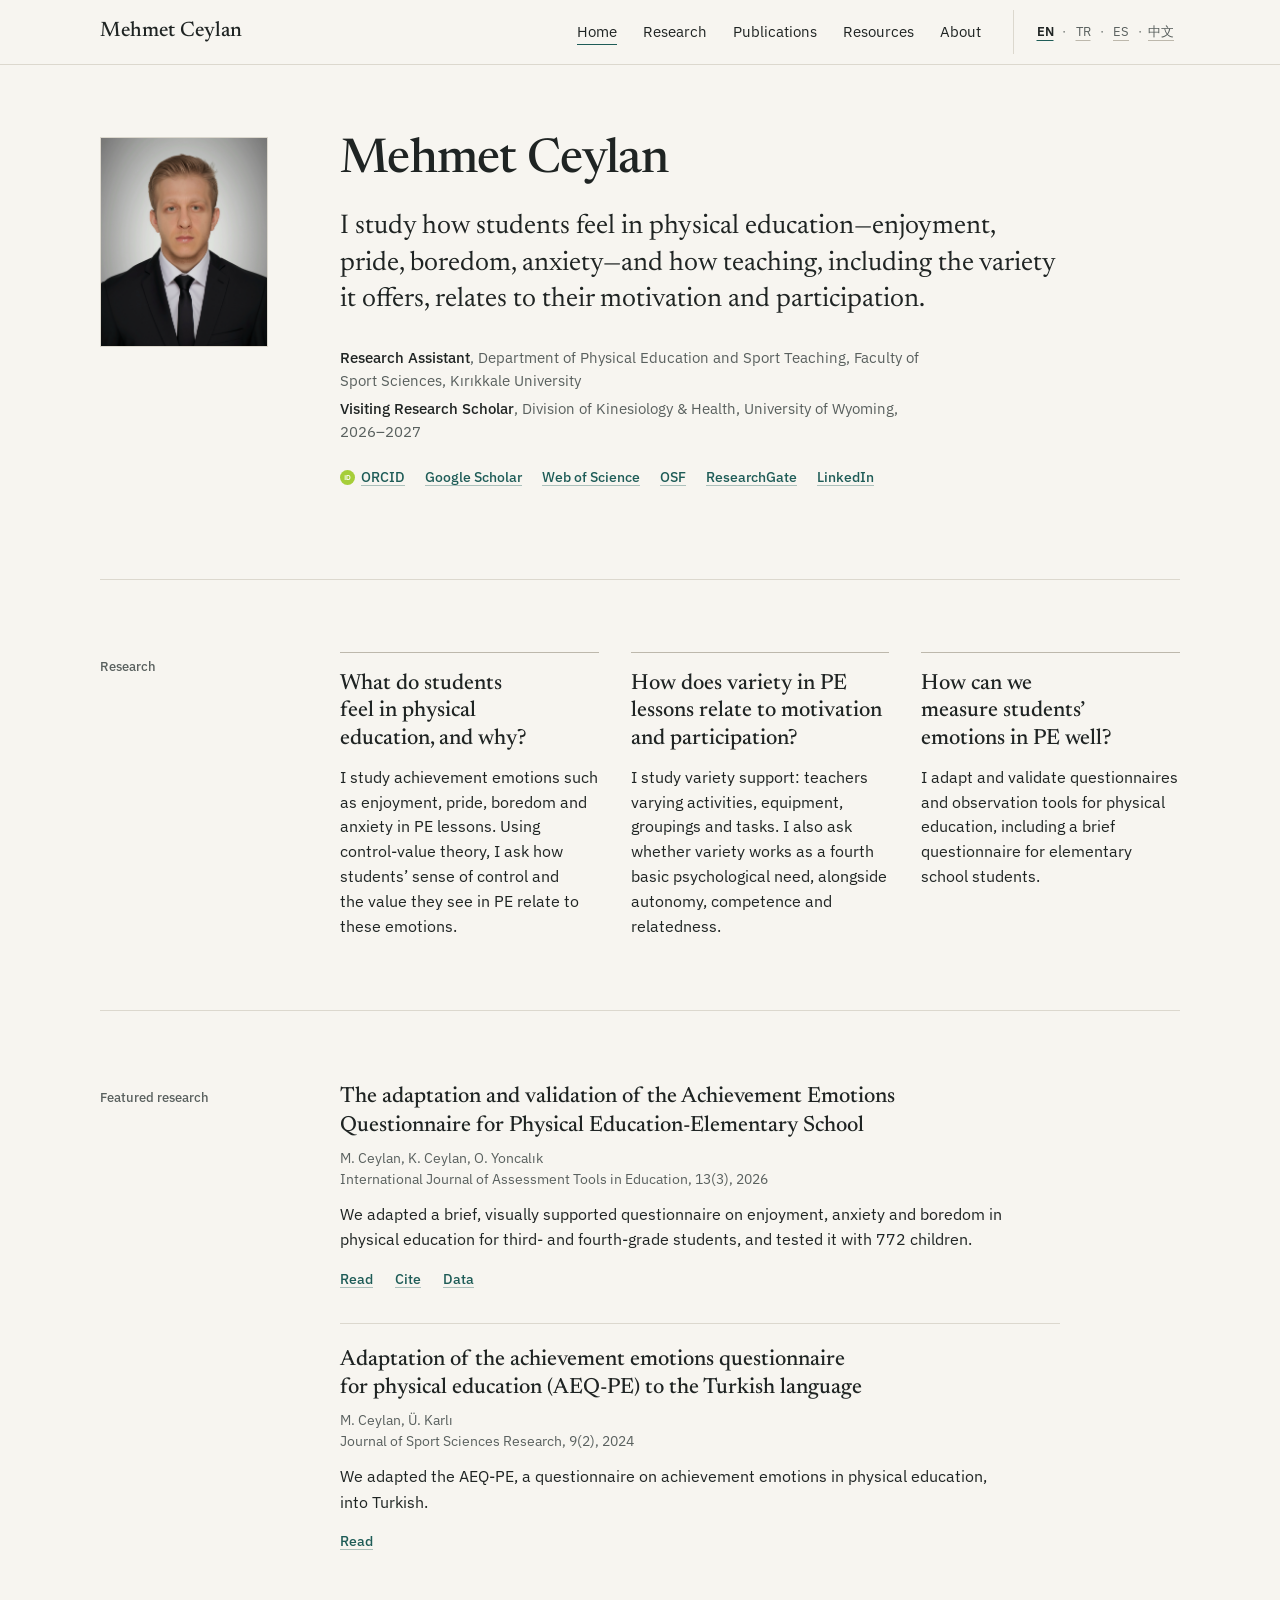
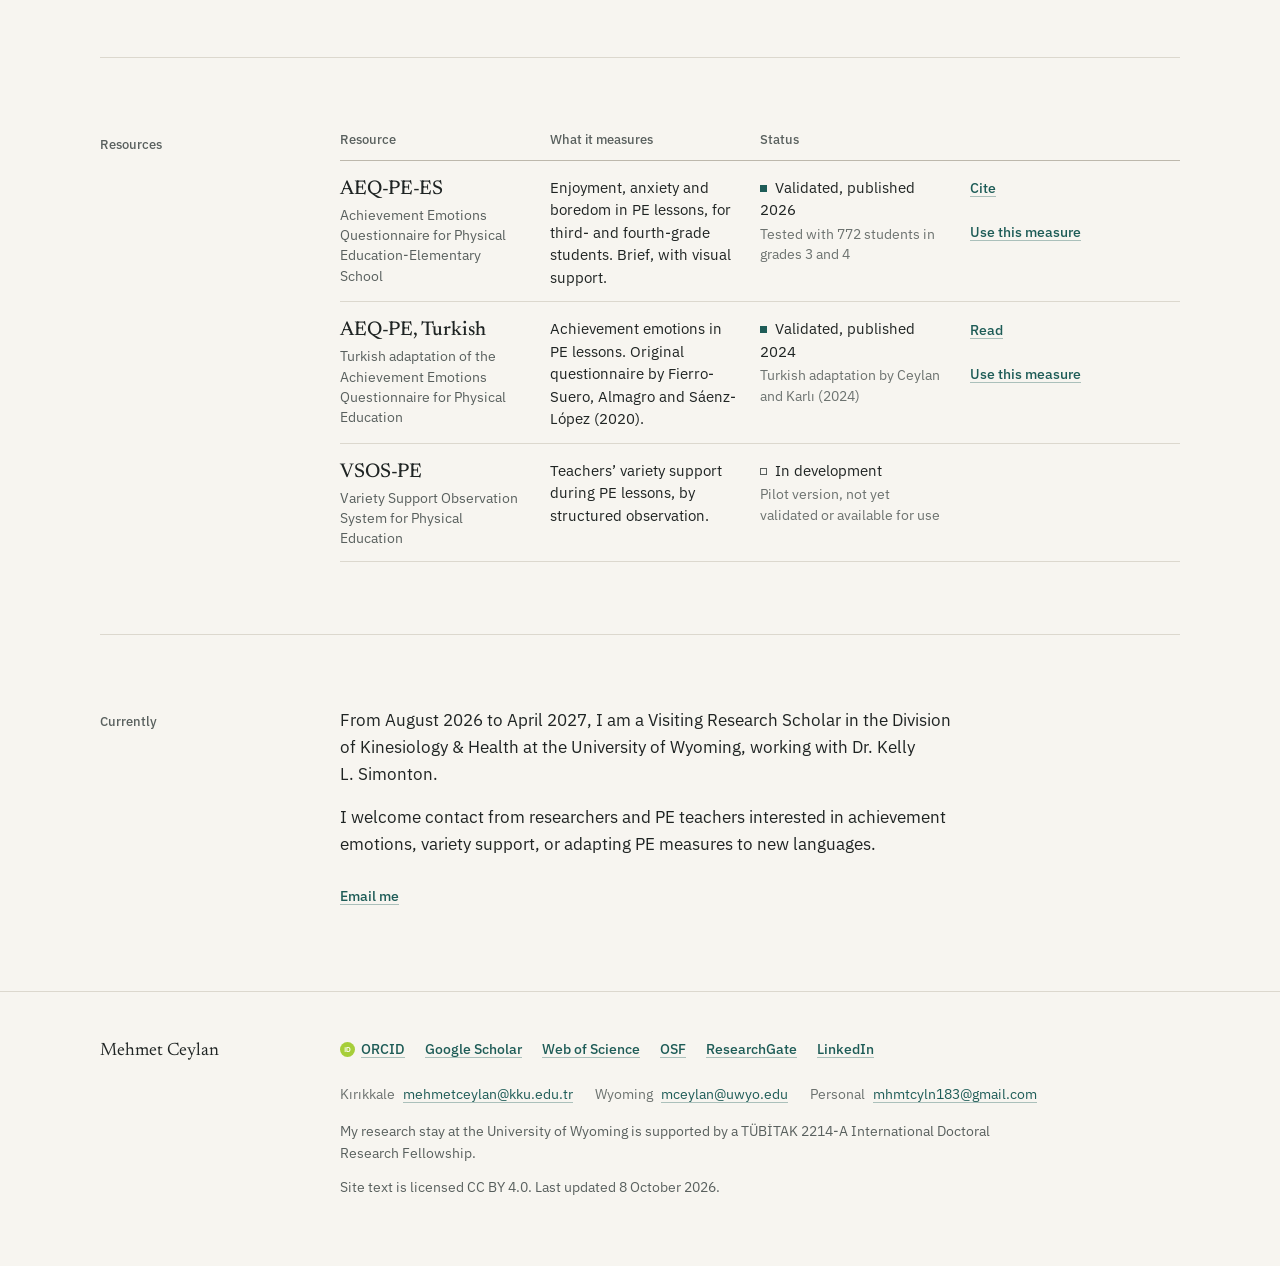
<file: index.html>
<!DOCTYPE html>
<html lang="en"><head><meta charset="utf-8">

<meta name="viewport" content="width=device-width, initial-scale=1, viewport-fit=cover">

<title>Mehmet Ceylan: emotions and motivation in physical education</title>

<meta name="description" content="I study how students feel in physical education and how teaching, including the variety it offers, relates to their motivation and participation.">

<meta name="robots" content="index, follow">

<link rel="canonical" href="https://mehmetceylan.org/">

<link rel="alternate" hreflang="en" href="https://mehmetceylan.org/">

<link rel="alternate" hreflang="tr" href="https://mehmetceylan.org/tr/">

<link rel="alternate" hreflang="es" href="https://mehmetceylan.org/es/">

<link rel="alternate" hreflang="zh-Hans" href="https://mehmetceylan.org/zh/">

<link rel="alternate" hreflang="x-default" href="https://mehmetceylan.org/">

<meta property="og:title" content="Mehmet Ceylan: emotions and motivation in physical education">

<meta property="og:description" content="I study how students feel in physical education and how teaching, including the variety it offers, relates to their motivation and participation.">

<meta property="og:url" content="https://mehmetceylan.org/">

<meta property="og:locale" content="en_US">

<meta property="og:image" content="https://mehmetceylan.org/assets/social/card-default.png">

<meta property="og:image:width" content="1200">

<meta property="og:image:height" content="630">

<meta property="og:image:alt" content="Mehmet Ceylan: achievement emotions, motivation and variety support in physical education. Kırıkkale University. mehmetceylan.org">

<meta name="twitter:card" content="summary_large_image">

<link rel="icon" href="assets/icons/favicon.svg" type="image/svg+xml">

<link rel="icon" href="assets/icons/favicon-32.png" sizes="32x32" type="image/png">

<link rel="apple-touch-icon" href="assets/icons/apple-touch-icon.png">

<script type="application/ld+json">

{"@context":"https://schema.org","@type":"Person","@id":"https://mehmetceylan.org/#person","name":"Mehmet Ceylan","url":"https://mehmetceylan.org/",

 "email":"mailto:mehmetceylan@kku.edu.tr",

 "jobTitle":"Research Assistant","affiliation":[{"@type":"CollegeOrUniversity","name":"Kırıkkale University"},{"@type":"CollegeOrUniversity","name":"University of Wyoming"}],

 "sameAs":["https://orcid.org/0000-0003-0291-4247","https://scholar.google.com/citations?user=qriFNJEAAAAJ","https://www.webofscience.com/wos/author/record/LWI-5396-2024","https://osf.io/sbf98","https://www.researchgate.net/profile/Mehmet-Ceylan-22","https://www.linkedin.com/in/mehmet-ceylan-6b338b272/"]}

</script>

<link rel="stylesheet" href="assets/site.css">

</head>
<body>
<header id="title-block-header" class="quarto-title-block" hidden="" aria-hidden="true"></header>
<a class="skip" href="#main">Skip to content</a>
<header class="site-header">
  <div class="wrap">
    <a class="brand" href="index.html" lang="en">Mehmet Ceylan</a>
    <nav class="site-nav" aria-label="Main navigation"><ul><li><a href="index.html" aria-current="page">Home</a></li><li><a href="#research">Research</a></li><li><a href="#featured">Publications</a></li><li><a href="#resources">Resources</a></li><li><a href="#about">About</a></li></ul></nav>
    <nav class="lang" aria-label="Language / Dil / Idioma / 语言"><ul><li><a href="index.html" lang="en" hreflang="en" aria-current="true">EN</a></li><li><a href="tr/index.html" lang="tr" hreflang="tr">TR</a></li><li><a href="es/index.html" lang="es" hreflang="es">ES</a></li><li><a href="zh/index.html" lang="zh-Hans" hreflang="zh-Hans">中文</a></li></ul></nav>
  </div>
</header>
<main id="main">
  <div class="wrap">
    <section class="intro" aria-labelledby="name">
      <img class="intro__portrait" src="assets/img/mehmet-ceylan.jpeg" width="168" height="210" alt="Portrait of Mehmet Ceylan">
      <h1 id="name">Mehmet Ceylan</h1>
      <p class="intro__statement">I study how students feel in physical education—enjoyment, pride, boredom, anxiety—and how teaching, including the variety it offers, relates to their motivation and participation.</p>
      <ul class="intro__affil">
        <li><strong>Research Assistant</strong>, Department of Physical Education and Sport Teaching, Faculty of Sport Sciences, Kırıkkale University</li>
        <li><strong>Visiting Research Scholar</strong>, Division of Kinesiology &amp; Health, University of Wyoming, 2026–2027</li>
      </ul>
      <ul class="profiles" aria-label="Research profiles">
        <li><a href="https://orcid.org/0000-0003-0291-4247"><svg class="orcid-icon" viewbox="0 0 24 24" aria-hidden="true"><circle cx="12" cy="12" r="12" fill="#A6CE39"></circle><text x="12" y="16" text-anchor="middle" font-family="Arial, sans-serif" font-size="10.5" font-weight="700" fill="#fff">iD</text></svg>ORCID</a></li>
        <li><a href="https://scholar.google.com/citations?user=qriFNJEAAAAJ">Google Scholar</a></li>
        <li><a href="https://www.webofscience.com/wos/author/record/LWI-5396-2024">Web of Science</a></li>
        <li><a href="https://osf.io/sbf98">OSF</a></li>
        <li><a href="https://www.researchgate.net/profile/Mehmet-Ceylan-22">ResearchGate</a></li>
        <li><a href="https://www.linkedin.com/in/mehmet-ceylan-6b338b272/">LinkedIn</a></li>
      </ul>
    </section>

    <section class="section" id="research" aria-labelledby="h-research">
      <h2 class="section__label" id="h-research">Research</h2>
      <div class="section__body section__body--wide">
        <div class="rq-grid">
          <article class="rq">
            <h3>What do students feel in physical education, and why?</h3>
            <p>I study achievement emotions such as enjoyment, pride, boredom and anxiety in PE lessons. Using control-value theory, I ask how students’ sense of control and the value they see in PE relate to these emotions.</p>
          </article>
          <article class="rq">
            <h3>How does variety in PE lessons relate to motivation and participation?</h3>
            <p>I study variety support: teachers varying activities, equipment, groupings and tasks. I also ask whether variety works as a fourth basic psychological need, alongside autonomy, competence and relatedness.</p>
          </article>
          <article class="rq">
            <h3>How can we measure students’ emotions in PE well?</h3>
            <p>I adapt and validate questionnaires and observation tools for physical education, including a brief questionnaire for elementary school students.</p>
          </article>
        </div>
      </div>
    </section>

    <section class="section" id="featured" aria-labelledby="h-featured">
      <h2 class="section__label" id="h-featured">Featured research</h2>
      <div class="section__body">
        <article class="pub-row">
          <h3><a href="publications/aeq-pe-elementary/index.html">The adaptation and validation of the Achievement Emotions Questionnaire for Physical Education-Elementary School</a></h3>
          <p class="pub-meta">M. Ceylan, K. Ceylan, O. Yoncalık<br>International Journal of Assessment Tools in Education, 13(3), 2026</p>
          <p class="pub-desc">We adapted a brief, visually supported questionnaire on enjoyment, anxiety and boredom in physical education for third- and fourth-grade students, and tested it with 772 children.</p>
          <div class="actions">
            <a href="https://doi.org/10.21449/ijate.1730488">Read<span class="sr-only"> the article at the journal</span></a>
            <a href="publications/aeq-pe-elementary/index.html#cite">Cite</a>
            <a href="https://osf.io/85q9w/">Data<span class="sr-only"> and materials on OSF</span></a>
          </div>
        </article>
        <article class="pub-row">
          <h3>Adaptation of the achievement emotions questionnaire for physical education (AEQ-PE) to the Turkish language</h3>
          <p class="pub-meta">M. Ceylan, Ü. Karlı<br>Journal of Sport Sciences Research, 9(2), 2024</p>
          <p class="pub-desc">We adapted the AEQ-PE, a questionnaire on achievement emotions in physical education, into Turkish.</p>
          <div class="actions">
            <a href="https://doi.org/10.25307/jssr.1416025">Read<span class="sr-only"> the article at the journal</span></a>
          </div>
        </article>
      </div>
    </section>

    <section class="section" id="resources" aria-labelledby="h-resources">
      <h2 class="section__label" id="h-resources">Resources</h2>
      <div class="section__body section__body--wide">
        
<table class="res caption-top">
<colgroup>
<col style="width: 25%">
<col style="width: 25%">
<col style="width: 25%">
<col style="width: 25%">
</colgroup>
<thead>
<tr class="header">
<th data-quarto-table-cell-role="th" scope="col">Resource</th>
<th data-quarto-table-cell-role="th" scope="col">What it measures</th>
<th data-quarto-table-cell-role="th" scope="col">Status</th>
<th data-quarto-table-cell-role="th" scope="col"><span class="sr-only">Actions</span></th>
</tr>
</thead>
<tbody>
<tr class="odd">
<td><span class="res__abbr">AEQ-PE-ES</span><span class="res__full">Achievement Emotions Questionnaire for Physical Education-Elementary School</span></td>
<td data-label="What it measures">Enjoyment, anxiety and boredom in PE lessons, for third- and fourth-grade students. Brief, with visual support.</td>
<td data-label="Status"><span class="status">Validated, published 2026</span><span class="status__detail">Tested with 772 students in grades 3 and 4</span></td>
<td><div class="actions">
<a href="publications/aeq-pe-elementary/index.html#cite">Cite</a><a href="https://dergipark.org.tr/en/download/article-file/5005173#page=15">Use this measure<span class="sr-only"> in Appendix 1 of the open-access article</span></a>
</div></td>
</tr>
<tr class="even">
<td><span class="res__abbr">AEQ-PE, Turkish</span><span class="res__full">Turkish adaptation of the Achievement Emotions Questionnaire for Physical Education</span></td>
<td data-label="What it measures">Achievement emotions in PE lessons. Original questionnaire by Fierro-Suero, Almagro and Sáenz-López (2020).</td>
<td data-label="Status"><span class="status">Validated, published 2024</span><span class="status__detail">Turkish adaptation by Ceylan and Karlı (2024)</span></td>
<td><div class="actions">
<a href="https://doi.org/10.25307/jssr.1416025">Read</a><a href="https://dergipark.org.tr/tr/download/article-file/3644916#page=17">Use this measure<span class="sr-only"> in Appendix 1 of the open-access article</span></a>
</div></td>
</tr>
<tr class="odd">
<td><span class="res__abbr">VSOS-PE</span><span class="res__full">Variety Support Observation System for Physical Education</span></td>
<td data-label="What it measures">Teachers’ variety support during PE lessons, by structured observation.</td>
<td data-label="Status"><span class="status status--dev">In development</span><span class="status__detail">Pilot version, not yet validated or available for use</span></td>
<td></td>
</tr>
</tbody>
</table>

      </div>
    </section>

    <section class="section note" id="about" aria-labelledby="h-now">
      <h2 class="section__label" id="h-now">Currently</h2>
      <div class="section__body">
        <p>From August 2026 to April 2027, I am a Visiting Research Scholar in the Division of Kinesiology &amp; Health at the University of Wyoming, working with Dr. Kelly L. Simonton.</p>
        <p>I welcome contact from researchers and PE teachers interested in achievement emotions, variety support, or adapting PE measures to new languages.</p>
        <div class="actions"><a href="mailto:mehmetceylan@kku.edu.tr">Email me</a></div>
      </div>
    </section>
  </div>
</main>
<footer class="site-footer">
  <div class="wrap">
    <div class="foot-name" lang="en">Mehmet Ceylan</div>
    <div>
      <ul class="profiles" aria-label="Research profiles">
        <li><a href="https://orcid.org/0000-0003-0291-4247"><svg class="orcid-icon" viewbox="0 0 24 24" aria-hidden="true"><circle cx="12" cy="12" r="12" fill="#A6CE39"></circle><text x="12" y="16" text-anchor="middle" font-family="Arial, sans-serif" font-size="10.5" font-weight="700" fill="#fff">iD</text></svg>ORCID</a></li>
        <li><a href="https://scholar.google.com/citations?user=qriFNJEAAAAJ">Google Scholar</a></li>
        <li><a href="https://www.webofscience.com/wos/author/record/LWI-5396-2024">Web of Science</a></li>
        <li><a href="https://osf.io/sbf98">OSF</a></li>
        <li><a href="https://www.researchgate.net/profile/Mehmet-Ceylan-22">ResearchGate</a></li>
        <li><a href="https://www.linkedin.com/in/mehmet-ceylan-6b338b272/">LinkedIn</a></li>
      </ul>
      <ul class="contact-list" aria-label="Email addresses">
        <li><span>Kırıkkale</span><a href="mailto:mehmetceylan@kku.edu.tr">mehmetceylan@kku.edu.tr</a></li>
        <li><span>Wyoming</span><a href="mailto:mceylan@uwyo.edu">mceylan@uwyo.edu</a></li>
        <li><span>Personal</span><a href="mailto:mhmtcyln183@gmail.com">mhmtcyln183@gmail.com</a></li>
      </ul>
      <p>My research stay at the University of Wyoming is supported by a TÜBİTAK 2214-A International Doctoral Research Fellowship.</p>
      <p>Site text is licensed CC BY 4.0. Last updated 8 October 2026.</p>
    </div>
  </div>
</footer>



</body></html>
</file>
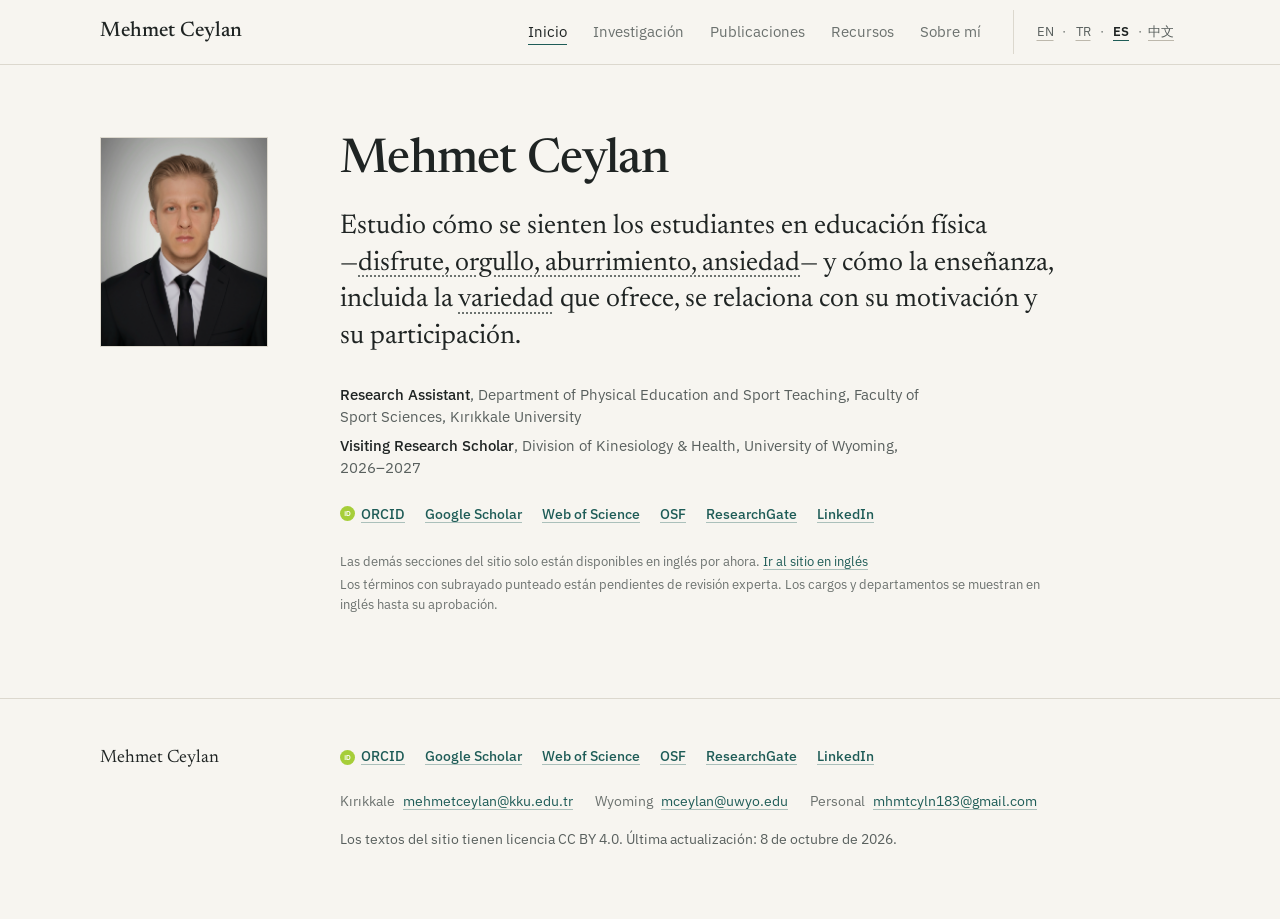
<file: es/index.html>
<!DOCTYPE html>
<html lang="es"><head><meta charset="utf-8">

<meta name="viewport" content="width=device-width, initial-scale=1, viewport-fit=cover">

<title>Mehmet Ceylan: emociones y motivación en educación física</title>

<meta name="description" content="Estudio cómo se sienten los estudiantes en educación física y cómo la enseñanza se relaciona con su motivación y su participación.">

<meta name="robots" content="index, follow">

<link rel="canonical" href="https://mehmetceylan.org/es/">

<link rel="alternate" hreflang="en" href="https://mehmetceylan.org/">

<link rel="alternate" hreflang="tr" href="https://mehmetceylan.org/tr/">

<link rel="alternate" hreflang="es" href="https://mehmetceylan.org/es/">

<link rel="alternate" hreflang="zh-Hans" href="https://mehmetceylan.org/zh/">

<link rel="alternate" hreflang="x-default" href="https://mehmetceylan.org/">

<meta property="og:title" content="Mehmet Ceylan: emociones y motivación en educación física">

<meta property="og:description" content="Estudio cómo se sienten los estudiantes en educación física y cómo la enseñanza se relaciona con su motivación y su participación.">

<meta property="og:url" content="https://mehmetceylan.org/es/">

<meta property="og:locale" content="es_ES">

<meta property="og:image" content="https://mehmetceylan.org/assets/social/card-neutral.png">

<meta property="og:image:width" content="1200">

<meta property="og:image:height" content="630">

<meta property="og:image:alt" content="Mehmet Ceylan, mehmetceylan.org">

<meta name="twitter:card" content="summary_large_image">

<link rel="icon" href="../assets/icons/favicon.svg" type="image/svg+xml">

<link rel="icon" href="../assets/icons/favicon-32.png" sizes="32x32" type="image/png">

<link rel="apple-touch-icon" href="../assets/icons/apple-touch-icon.png">

<meta http-equiv="content-language" content="es">

<script type="application/ld+json">

{"@context":"https://schema.org","@type":"Person","@id":"https://mehmetceylan.org/#person","name":"Mehmet Ceylan","url":"https://mehmetceylan.org/","email":"mailto:mehmetceylan@kku.edu.tr","jobTitle":"Research Assistant","affiliation":[{"@type":"CollegeOrUniversity","name":"Kırıkkale University"},{"@type":"CollegeOrUniversity","name":"University of Wyoming"}],"sameAs":["https://orcid.org/0000-0003-0291-4247","https://scholar.google.com/citations?user=qriFNJEAAAAJ","https://www.webofscience.com/wos/author/record/LWI-5396-2024","https://osf.io/sbf98","https://www.researchgate.net/profile/Mehmet-Ceylan-22","https://www.linkedin.com/in/mehmet-ceylan-6b338b272/"]}

</script>

<link rel="stylesheet" href="../assets/site.css">

</head>
<body>
<header id="title-block-header" class="quarto-title-block" hidden="" aria-hidden="true"></header>
<a class="skip" href="#main">Skip to content</a>
<header class="site-header">
  <div class="wrap">
    <a class="brand" href="index.html" lang="en">Mehmet Ceylan</a>
    <nav class="site-nav" aria-label="Navegación principal"><ul><li><a href="index.html" aria-current="page">Inicio</a></li><li><span class="is-unavailable" aria-disabled="true" title="aún no disponible en español">Investigación<span class="sr-only"> (aún no disponible en español)</span></span></li><li><span class="is-unavailable" aria-disabled="true" title="aún no disponible en español">Publicaciones<span class="sr-only"> (aún no disponible en español)</span></span></li><li><span class="is-unavailable" aria-disabled="true" title="aún no disponible en español">Recursos<span class="sr-only"> (aún no disponible en español)</span></span></li><li><span class="is-unavailable" aria-disabled="true" title="aún no disponible en español">Sobre mí<span class="sr-only"> (aún no disponible en español)</span></span></li></ul></nav>
    <nav class="lang" aria-label="Language / Dil / Idioma / 语言"><ul><li><a href="../index.html" lang="en" hreflang="en">EN</a></li><li><a href="../tr/index.html" lang="tr" hreflang="tr">TR</a></li><li><a href="index.html" lang="es" hreflang="es" aria-current="true">ES</a></li><li><a href="../zh/index.html" lang="zh-Hans" hreflang="zh-Hans">中文</a></li></ul></nav>
  </div>
</header>
<main id="main">
  <div class="wrap">
    <section class="intro" aria-labelledby="name">
      <img class="intro__portrait" src="../assets/img/mehmet-ceylan.jpeg" width="168" height="210" alt="Retrato de Mehmet Ceylan">
      <h1 id="name" lang="en">Mehmet Ceylan</h1>
      <p class="intro__statement">Estudio cómo se sienten los estudiantes en educación física —⁠<span class="term-pending" title="Término pendiente de revisión experta">disfrute, orgullo, aburrimiento, ansiedad</span>— y cómo la enseñanza, incluida la <span class="term-pending" title="Término pendiente de revisión experta">variedad</span> que ofrece, se relaciona con su motivación y su participación.</p>
      <ul class="intro__affil">
        <li lang="en"><strong>Research Assistant</strong>, Department of Physical Education and Sport Teaching, Faculty of Sport Sciences, Kırıkkale University</li>
        <li lang="en"><strong>Visiting Research Scholar</strong>, Division of Kinesiology &amp; Health, University of Wyoming, 2026–2027</li>
      </ul>
      <ul class="profiles" aria-label="Research profiles">
        <li><a href="https://orcid.org/0000-0003-0291-4247"><svg class="orcid-icon" viewbox="0 0 24 24" aria-hidden="true"><circle cx="12" cy="12" r="12" fill="#A6CE39"></circle><text x="12" y="16" text-anchor="middle" font-family="Arial, sans-serif" font-size="10.5" font-weight="700" fill="#fff">iD</text></svg>ORCID</a></li>
        <li><a href="https://scholar.google.com/citations?user=qriFNJEAAAAJ">Google Scholar</a></li>
        <li><a href="https://www.webofscience.com/wos/author/record/LWI-5396-2024">Web of Science</a></li>
        <li><a href="https://osf.io/sbf98">OSF</a></li>
        <li><a href="https://www.researchgate.net/profile/Mehmet-Ceylan-22">ResearchGate</a></li>
        <li><a href="https://www.linkedin.com/in/mehmet-ceylan-6b338b272/">LinkedIn</a></li>
      </ul>
      <div class="intro__status">
        <p class="status-note">Las demás secciones del sitio solo están disponibles en inglés por ahora. <a href="../index.html" hreflang="en">Ir al sitio en inglés</a></p>
        <p class="status-note">Los términos con subrayado punteado están pendientes de revisión experta. Los cargos y departamentos se muestran en inglés hasta su aprobación.</p>
      </div>
    </section>
  </div>
</main>
<footer class="site-footer">
  <div class="wrap">
    <div class="foot-name" lang="en">Mehmet Ceylan</div>
    <div>
      <ul class="profiles" aria-label="Research profiles">
        <li><a href="https://orcid.org/0000-0003-0291-4247"><svg class="orcid-icon" viewbox="0 0 24 24" aria-hidden="true"><circle cx="12" cy="12" r="12" fill="#A6CE39"></circle><text x="12" y="16" text-anchor="middle" font-family="Arial, sans-serif" font-size="10.5" font-weight="700" fill="#fff">iD</text></svg>ORCID</a></li>
        <li><a href="https://scholar.google.com/citations?user=qriFNJEAAAAJ">Google Scholar</a></li>
        <li><a href="https://www.webofscience.com/wos/author/record/LWI-5396-2024">Web of Science</a></li>
        <li><a href="https://osf.io/sbf98">OSF</a></li>
        <li><a href="https://www.researchgate.net/profile/Mehmet-Ceylan-22">ResearchGate</a></li>
        <li><a href="https://www.linkedin.com/in/mehmet-ceylan-6b338b272/">LinkedIn</a></li>
      </ul>
      <ul class="contact-list" aria-label="Direcciones de correo electrónico">
        <li><span>Kırıkkale</span><a href="mailto:mehmetceylan@kku.edu.tr">mehmetceylan@kku.edu.tr</a></li>
        <li><span>Wyoming</span><a href="mailto:mceylan@uwyo.edu">mceylan@uwyo.edu</a></li>
        <li><span>Personal</span><a href="mailto:mhmtcyln183@gmail.com">mhmtcyln183@gmail.com</a></li>
      </ul>
      <p>Los textos del sitio tienen licencia CC BY 4.0. Última actualización: 8 de octubre de 2026.</p>
    </div>
  </div>
</footer>



</body></html>
</file>
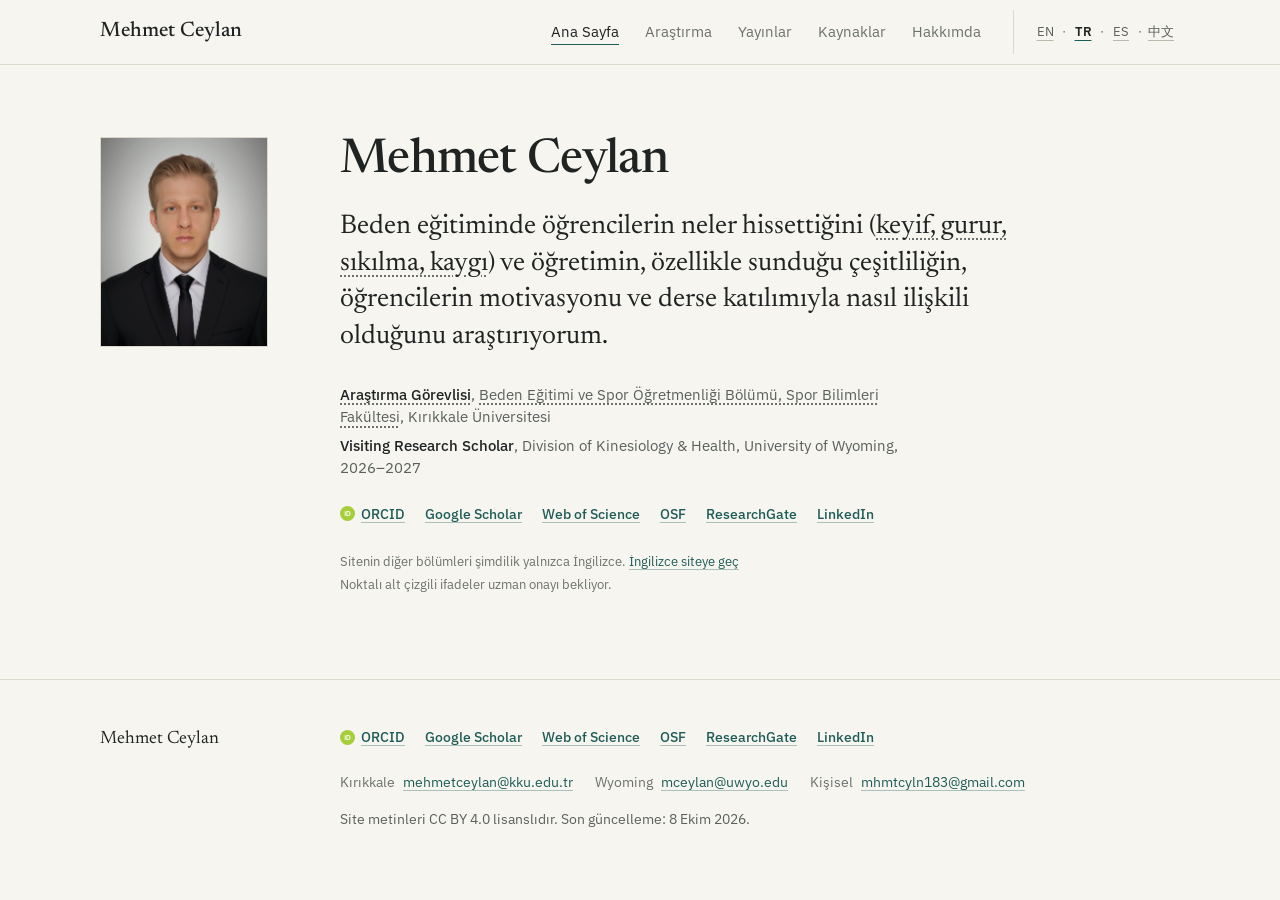
<file: tr/index.html>
<!DOCTYPE html>
<html lang="tr"><head><meta charset="utf-8">

<meta name="viewport" content="width=device-width, initial-scale=1, viewport-fit=cover">

<title>Mehmet Ceylan: beden eğitiminde duygular ve motivasyon</title>

<meta name="description" content="Beden eğitiminde öğrencilerin neler hissettiğini ve öğretimin motivasyon ve katılımla ilişkisini araştırıyorum.">

<meta name="robots" content="index, follow">

<link rel="canonical" href="https://mehmetceylan.org/tr/">

<link rel="alternate" hreflang="en" href="https://mehmetceylan.org/">

<link rel="alternate" hreflang="tr" href="https://mehmetceylan.org/tr/">

<link rel="alternate" hreflang="es" href="https://mehmetceylan.org/es/">

<link rel="alternate" hreflang="zh-Hans" href="https://mehmetceylan.org/zh/">

<link rel="alternate" hreflang="x-default" href="https://mehmetceylan.org/">

<meta property="og:title" content="Mehmet Ceylan: beden eğitiminde duygular ve motivasyon">

<meta property="og:description" content="Beden eğitiminde öğrencilerin neler hissettiğini ve öğretimin motivasyon ve katılımla ilişkisini araştırıyorum.">

<meta property="og:url" content="https://mehmetceylan.org/tr/">

<meta property="og:locale" content="tr_TR">

<meta property="og:image" content="https://mehmetceylan.org/assets/social/card-neutral.png">

<meta property="og:image:width" content="1200">

<meta property="og:image:height" content="630">

<meta property="og:image:alt" content="Mehmet Ceylan, mehmetceylan.org">

<meta name="twitter:card" content="summary_large_image">

<link rel="icon" href="../assets/icons/favicon.svg" type="image/svg+xml">

<link rel="icon" href="../assets/icons/favicon-32.png" sizes="32x32" type="image/png">

<link rel="apple-touch-icon" href="../assets/icons/apple-touch-icon.png">

<meta http-equiv="content-language" content="tr">

<script type="application/ld+json">

{"@context":"https://schema.org","@type":"Person","@id":"https://mehmetceylan.org/#person","name":"Mehmet Ceylan","url":"https://mehmetceylan.org/","email":"mailto:mehmetceylan@kku.edu.tr","jobTitle":"Research Assistant","affiliation":[{"@type":"CollegeOrUniversity","name":"Kırıkkale University"},{"@type":"CollegeOrUniversity","name":"University of Wyoming"}],"sameAs":["https://orcid.org/0000-0003-0291-4247","https://scholar.google.com/citations?user=qriFNJEAAAAJ","https://www.webofscience.com/wos/author/record/LWI-5396-2024","https://osf.io/sbf98","https://www.researchgate.net/profile/Mehmet-Ceylan-22","https://www.linkedin.com/in/mehmet-ceylan-6b338b272/"]}

</script>

<link rel="stylesheet" href="../assets/site.css">

</head>
<body>
<header id="title-block-header" class="quarto-title-block" hidden="" aria-hidden="true"></header>
<a class="skip" href="#main">Skip to content</a>
<header class="site-header">
  <div class="wrap">
    <a class="brand" href="index.html" lang="en">Mehmet Ceylan</a>
    <nav class="site-nav" aria-label="Ana menü"><ul><li><a href="index.html" aria-current="page">Ana Sayfa</a></li><li><span class="is-unavailable" aria-disabled="true" title="henüz Türkçe değil">Araştırma<span class="sr-only"> (henüz Türkçe değil)</span></span></li><li><span class="is-unavailable" aria-disabled="true" title="henüz Türkçe değil">Yayınlar<span class="sr-only"> (henüz Türkçe değil)</span></span></li><li><span class="is-unavailable" aria-disabled="true" title="henüz Türkçe değil">Kaynaklar<span class="sr-only"> (henüz Türkçe değil)</span></span></li><li><span class="is-unavailable" aria-disabled="true" title="henüz Türkçe değil">Hakkımda<span class="sr-only"> (henüz Türkçe değil)</span></span></li></ul></nav>
    <nav class="lang" aria-label="Language / Dil / Idioma / 语言"><ul><li><a href="../index.html" lang="en" hreflang="en">EN</a></li><li><a href="index.html" lang="tr" hreflang="tr" aria-current="true">TR</a></li><li><a href="../es/index.html" lang="es" hreflang="es">ES</a></li><li><a href="../zh/index.html" lang="zh-Hans" hreflang="zh-Hans">中文</a></li></ul></nav>
  </div>
</header>
<main id="main">
  <div class="wrap">
    <section class="intro" aria-labelledby="name">
      <img class="intro__portrait" src="../assets/img/mehmet-ceylan.jpeg" width="168" height="210" alt="Mehmet Ceylan’ın portresi">
      <h1 id="name" lang="en">Mehmet Ceylan</h1>
      <p class="intro__statement">Beden eğitiminde öğrencilerin neler hissettiğini (<span class="term-pending" title="Terim uzman onayı bekliyor">keyif, gurur, sıkılma, kaygı</span>) ve öğretimin, özellikle sunduğu çeşitliliğin, öğrencilerin motivasyonu ve derse katılımıyla nasıl ilişkili olduğunu araştırıyorum.</p>
      <ul class="intro__affil">
        <li><strong><span class="term-pending" title="Terim uzman onayı bekliyor">Araştırma Görevlisi</span></strong>, <span class="term-pending" title="Terim uzman onayı bekliyor">Beden Eğitimi ve Spor Öğretmenliği Bölümü, Spor Bilimleri Fakültesi</span>, Kırıkkale Üniversitesi</li>
        <li lang="en"><strong>Visiting Research Scholar</strong>, Division of Kinesiology &amp; Health, University of Wyoming, 2026–2027</li>
      </ul>
      <ul class="profiles" aria-label="Research profiles">
        <li><a href="https://orcid.org/0000-0003-0291-4247"><svg class="orcid-icon" viewbox="0 0 24 24" aria-hidden="true"><circle cx="12" cy="12" r="12" fill="#A6CE39"></circle><text x="12" y="16" text-anchor="middle" font-family="Arial, sans-serif" font-size="10.5" font-weight="700" fill="#fff">iD</text></svg>ORCID</a></li>
        <li><a href="https://scholar.google.com/citations?user=qriFNJEAAAAJ">Google Scholar</a></li>
        <li><a href="https://www.webofscience.com/wos/author/record/LWI-5396-2024">Web of Science</a></li>
        <li><a href="https://osf.io/sbf98">OSF</a></li>
        <li><a href="https://www.researchgate.net/profile/Mehmet-Ceylan-22">ResearchGate</a></li>
        <li><a href="https://www.linkedin.com/in/mehmet-ceylan-6b338b272/">LinkedIn</a></li>
      </ul>
      <div class="intro__status">
        <p class="status-note">Sitenin diğer bölümleri şimdilik yalnızca İngilizce. <a href="../index.html" hreflang="en">İngilizce siteye geç</a></p>
        <p class="status-note">Noktalı alt çizgili ifadeler uzman onayı bekliyor.</p>
      </div>
    </section>
  </div>
</main>
<footer class="site-footer">
  <div class="wrap">
    <div class="foot-name" lang="en">Mehmet Ceylan</div>
    <div>
      <ul class="profiles" aria-label="Research profiles">
        <li><a href="https://orcid.org/0000-0003-0291-4247"><svg class="orcid-icon" viewbox="0 0 24 24" aria-hidden="true"><circle cx="12" cy="12" r="12" fill="#A6CE39"></circle><text x="12" y="16" text-anchor="middle" font-family="Arial, sans-serif" font-size="10.5" font-weight="700" fill="#fff">iD</text></svg>ORCID</a></li>
        <li><a href="https://scholar.google.com/citations?user=qriFNJEAAAAJ">Google Scholar</a></li>
        <li><a href="https://www.webofscience.com/wos/author/record/LWI-5396-2024">Web of Science</a></li>
        <li><a href="https://osf.io/sbf98">OSF</a></li>
        <li><a href="https://www.researchgate.net/profile/Mehmet-Ceylan-22">ResearchGate</a></li>
        <li><a href="https://www.linkedin.com/in/mehmet-ceylan-6b338b272/">LinkedIn</a></li>
      </ul>
      <ul class="contact-list" aria-label="E-posta adresleri">
        <li><span>Kırıkkale</span><a href="mailto:mehmetceylan@kku.edu.tr">mehmetceylan@kku.edu.tr</a></li>
        <li><span>Wyoming</span><a href="mailto:mceylan@uwyo.edu">mceylan@uwyo.edu</a></li>
        <li><span>Kişisel</span><a href="mailto:mhmtcyln183@gmail.com">mhmtcyln183@gmail.com</a></li>
      </ul>
      <p>Site metinleri CC BY 4.0 lisanslıdır. Son güncelleme: 8 Ekim 2026.</p>
    </div>
  </div>
</footer>



</body></html>
</file>
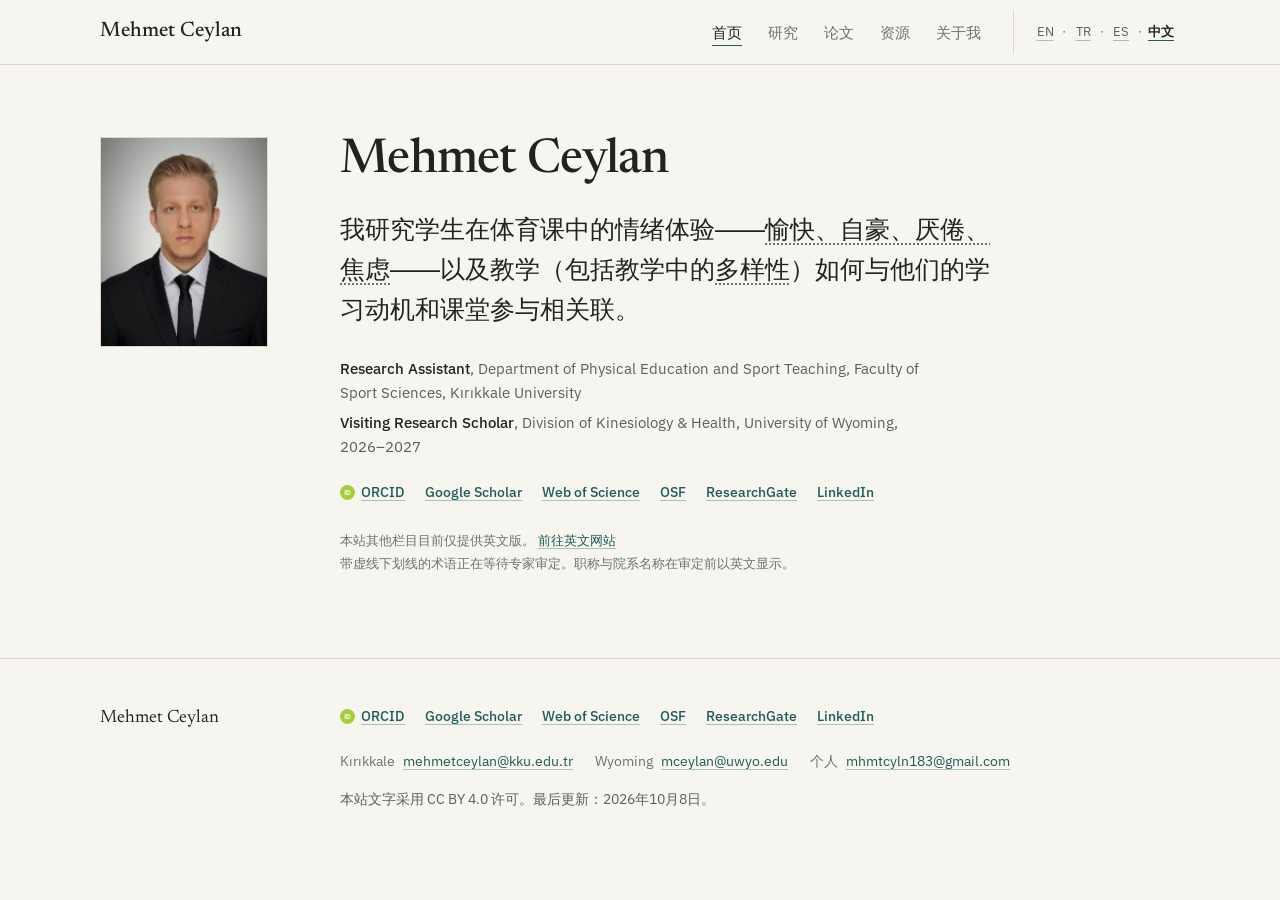
<file: zh/index.html>
<!DOCTYPE html>
<html lang="zh-Hans"><head><meta charset="utf-8">

<meta name="viewport" content="width=device-width, initial-scale=1, viewport-fit=cover">

<title>Mehmet Ceylan：体育课中的情绪与动机</title>

<meta name="description" content="我研究学生在体育课中的情绪体验，以及教学如何与他们的学习动机和课堂参与相关联。">

<meta name="robots" content="index, follow">

<link rel="canonical" href="https://mehmetceylan.org/zh/">

<link rel="alternate" hreflang="en" href="https://mehmetceylan.org/">

<link rel="alternate" hreflang="tr" href="https://mehmetceylan.org/tr/">

<link rel="alternate" hreflang="es" href="https://mehmetceylan.org/es/">

<link rel="alternate" hreflang="zh-Hans" href="https://mehmetceylan.org/zh/">

<link rel="alternate" hreflang="x-default" href="https://mehmetceylan.org/">

<meta property="og:title" content="Mehmet Ceylan：体育课中的情绪与动机">

<meta property="og:description" content="我研究学生在体育课中的情绪体验，以及教学如何与他们的学习动机和课堂参与相关联。">

<meta property="og:url" content="https://mehmetceylan.org/zh/">

<meta property="og:locale" content="zh_CN">

<meta property="og:image" content="https://mehmetceylan.org/assets/social/card-neutral.png">

<meta property="og:image:width" content="1200">

<meta property="og:image:height" content="630">

<meta property="og:image:alt" content="Mehmet Ceylan, mehmetceylan.org">

<meta name="twitter:card" content="summary_large_image">

<link rel="icon" href="../assets/icons/favicon.svg" type="image/svg+xml">

<link rel="icon" href="../assets/icons/favicon-32.png" sizes="32x32" type="image/png">

<link rel="apple-touch-icon" href="../assets/icons/apple-touch-icon.png">

<meta http-equiv="content-language" content="zh-Hans">

<script type="application/ld+json">

{"@context":"https://schema.org","@type":"Person","@id":"https://mehmetceylan.org/#person","name":"Mehmet Ceylan","url":"https://mehmetceylan.org/","email":"mailto:mehmetceylan@kku.edu.tr","jobTitle":"Research Assistant","affiliation":[{"@type":"CollegeOrUniversity","name":"Kırıkkale University"},{"@type":"CollegeOrUniversity","name":"University of Wyoming"}],"sameAs":["https://orcid.org/0000-0003-0291-4247","https://scholar.google.com/citations?user=qriFNJEAAAAJ","https://www.webofscience.com/wos/author/record/LWI-5396-2024","https://osf.io/sbf98","https://www.researchgate.net/profile/Mehmet-Ceylan-22","https://www.linkedin.com/in/mehmet-ceylan-6b338b272/"]}

</script>

<link rel="stylesheet" href="../assets/site.css">

</head>
<body>
<header id="title-block-header" class="quarto-title-block" hidden="" aria-hidden="true"></header>
<a class="skip" href="#main">Skip to content</a>
<header class="site-header">
  <div class="wrap">
    <a class="brand" href="index.html" lang="en">Mehmet Ceylan</a>
    <nav class="site-nav" aria-label="主导航"><ul><li><a href="index.html" aria-current="page">首页</a></li><li><span class="is-unavailable" aria-disabled="true" title="暂无中文版">研究<span class="sr-only"> (暂无中文版)</span></span></li><li><span class="is-unavailable" aria-disabled="true" title="暂无中文版">论文<span class="sr-only"> (暂无中文版)</span></span></li><li><span class="is-unavailable" aria-disabled="true" title="暂无中文版">资源<span class="sr-only"> (暂无中文版)</span></span></li><li><span class="is-unavailable" aria-disabled="true" title="暂无中文版">关于我<span class="sr-only"> (暂无中文版)</span></span></li></ul></nav>
    <nav class="lang" aria-label="Language / Dil / Idioma / 语言"><ul><li><a href="../index.html" lang="en" hreflang="en">EN</a></li><li><a href="../tr/index.html" lang="tr" hreflang="tr">TR</a></li><li><a href="../es/index.html" lang="es" hreflang="es">ES</a></li><li><a href="index.html" lang="zh-Hans" hreflang="zh-Hans" aria-current="true">中文</a></li></ul></nav>
  </div>
</header>
<main id="main">
  <div class="wrap">
    <section class="intro" aria-labelledby="name">
      <img class="intro__portrait" src="../assets/img/mehmet-ceylan.jpeg" width="168" height="210" alt="Mehmet Ceylan 肖像">
      <h1 id="name" lang="en">Mehmet Ceylan</h1>
      <p class="intro__statement">我研究学生在体育课中的情绪体验——<span class="term-pending" title="术语待专家审定">愉快、自豪、厌倦、焦虑</span>——以及教学（包括教学中的<span class="term-pending" title="术语待专家审定">多样性</span>）如何与他们的学习动机和课堂参与相关联。</p>
      <ul class="intro__affil">
        <li lang="en"><strong>Research Assistant</strong>, Department of Physical Education and Sport Teaching, Faculty of Sport Sciences, Kırıkkale University</li>
        <li lang="en"><strong>Visiting Research Scholar</strong>, Division of Kinesiology &amp; Health, University of Wyoming, 2026–2027</li>
      </ul>
      <ul class="profiles" aria-label="Research profiles">
        <li><a href="https://orcid.org/0000-0003-0291-4247"><svg class="orcid-icon" viewbox="0 0 24 24" aria-hidden="true"><circle cx="12" cy="12" r="12" fill="#A6CE39"></circle><text x="12" y="16" text-anchor="middle" font-family="Arial, sans-serif" font-size="10.5" font-weight="700" fill="#fff">iD</text></svg>ORCID</a></li>
        <li><a href="https://scholar.google.com/citations?user=qriFNJEAAAAJ">Google Scholar</a></li>
        <li><a href="https://www.webofscience.com/wos/author/record/LWI-5396-2024">Web of Science</a></li>
        <li><a href="https://osf.io/sbf98">OSF</a></li>
        <li><a href="https://www.researchgate.net/profile/Mehmet-Ceylan-22">ResearchGate</a></li>
        <li><a href="https://www.linkedin.com/in/mehmet-ceylan-6b338b272/">LinkedIn</a></li>
      </ul>
      <div class="intro__status">
        <p class="status-note">本站其他栏目目前仅提供英文版。 <a href="../index.html" hreflang="en">前往英文网站</a></p>
        <p class="status-note">带虚线下划线的术语正在等待专家审定。职称与院系名称在审定前以英文显示。</p>
      </div>
    </section>
  </div>
</main>
<footer class="site-footer">
  <div class="wrap">
    <div class="foot-name" lang="en">Mehmet Ceylan</div>
    <div>
      <ul class="profiles" aria-label="Research profiles">
        <li><a href="https://orcid.org/0000-0003-0291-4247"><svg class="orcid-icon" viewbox="0 0 24 24" aria-hidden="true"><circle cx="12" cy="12" r="12" fill="#A6CE39"></circle><text x="12" y="16" text-anchor="middle" font-family="Arial, sans-serif" font-size="10.5" font-weight="700" fill="#fff">iD</text></svg>ORCID</a></li>
        <li><a href="https://scholar.google.com/citations?user=qriFNJEAAAAJ">Google Scholar</a></li>
        <li><a href="https://www.webofscience.com/wos/author/record/LWI-5396-2024">Web of Science</a></li>
        <li><a href="https://osf.io/sbf98">OSF</a></li>
        <li><a href="https://www.researchgate.net/profile/Mehmet-Ceylan-22">ResearchGate</a></li>
        <li><a href="https://www.linkedin.com/in/mehmet-ceylan-6b338b272/">LinkedIn</a></li>
      </ul>
      <ul class="contact-list" aria-label="电子邮件地址">
        <li><span>Kırıkkale</span><a href="mailto:mehmetceylan@kku.edu.tr">mehmetceylan@kku.edu.tr</a></li>
        <li><span>Wyoming</span><a href="mailto:mceylan@uwyo.edu">mceylan@uwyo.edu</a></li>
        <li><span>个人</span><a href="mailto:mhmtcyln183@gmail.com">mhmtcyln183@gmail.com</a></li>
      </ul>
      <p>本站文字采用 CC BY 4.0 许可。最后更新：2026年10月8日。</p>
    </div>
  </div>
</footer>



</body></html>
</file>
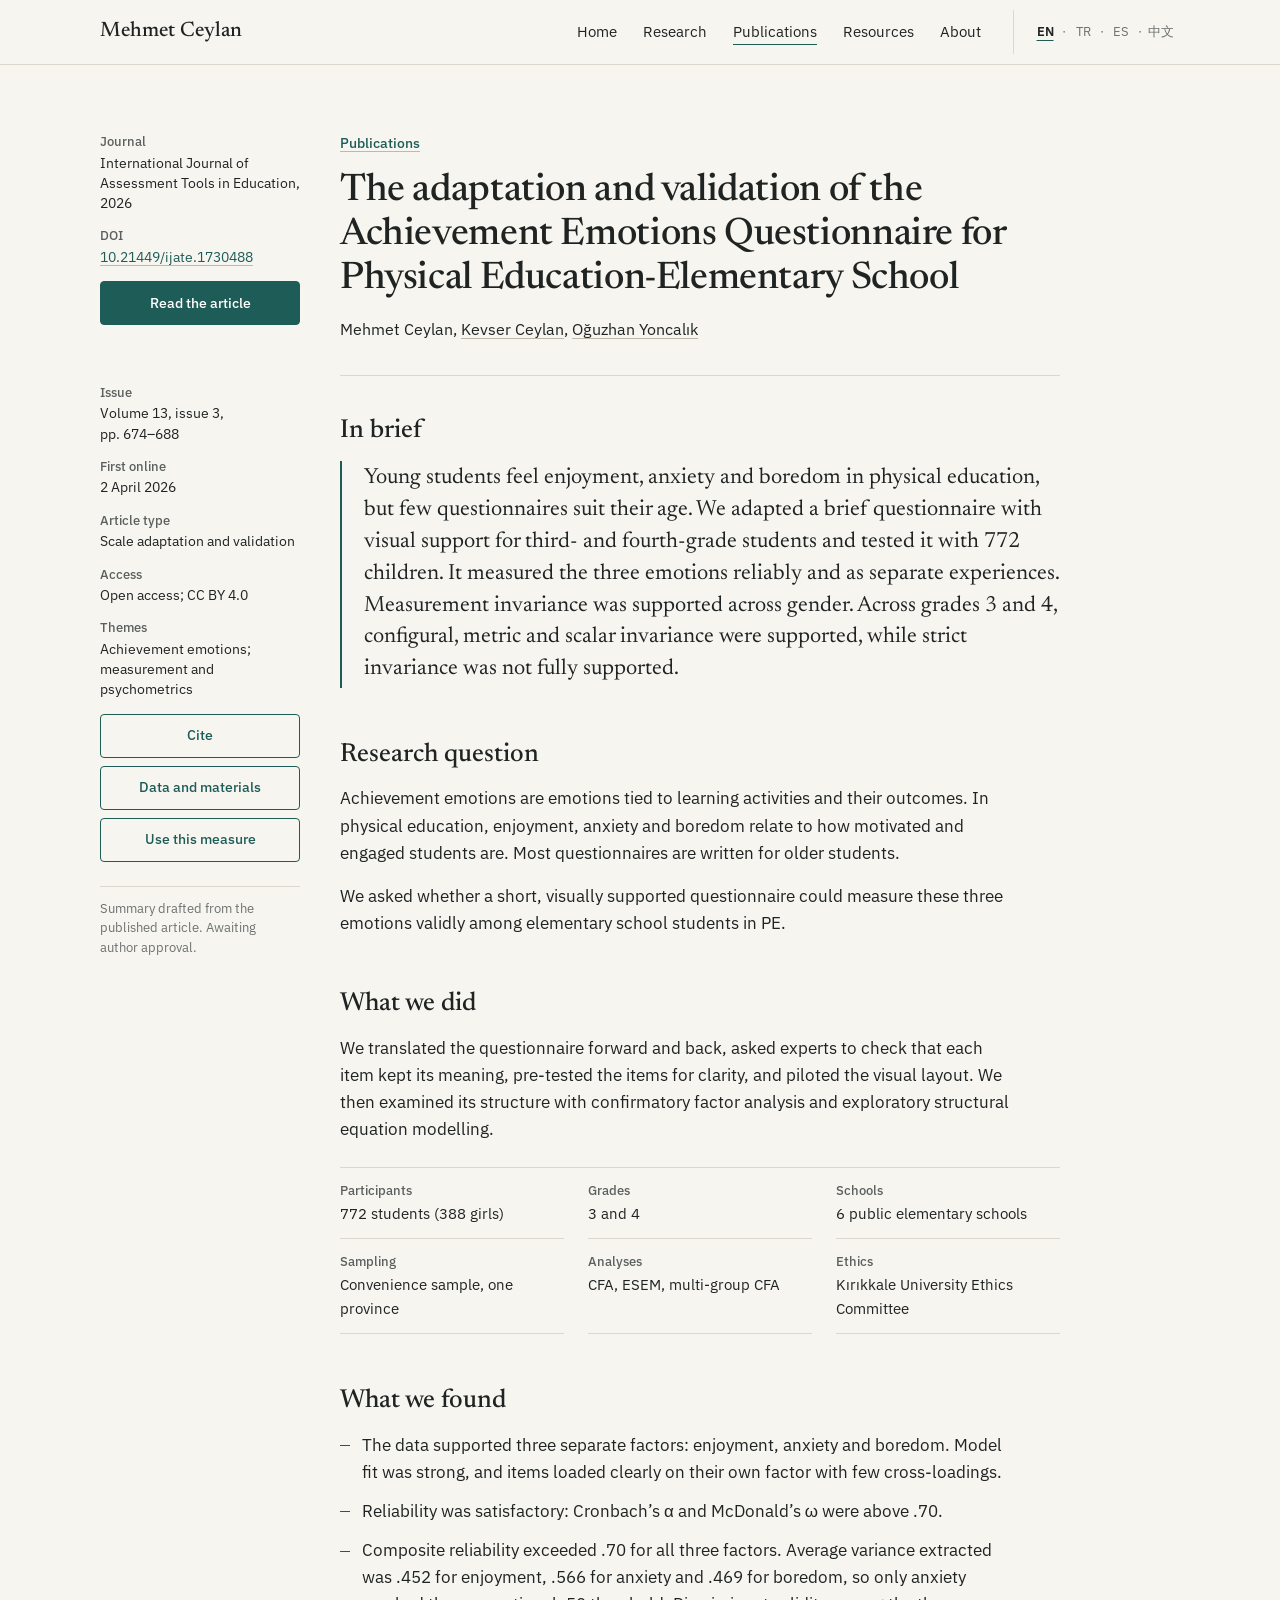
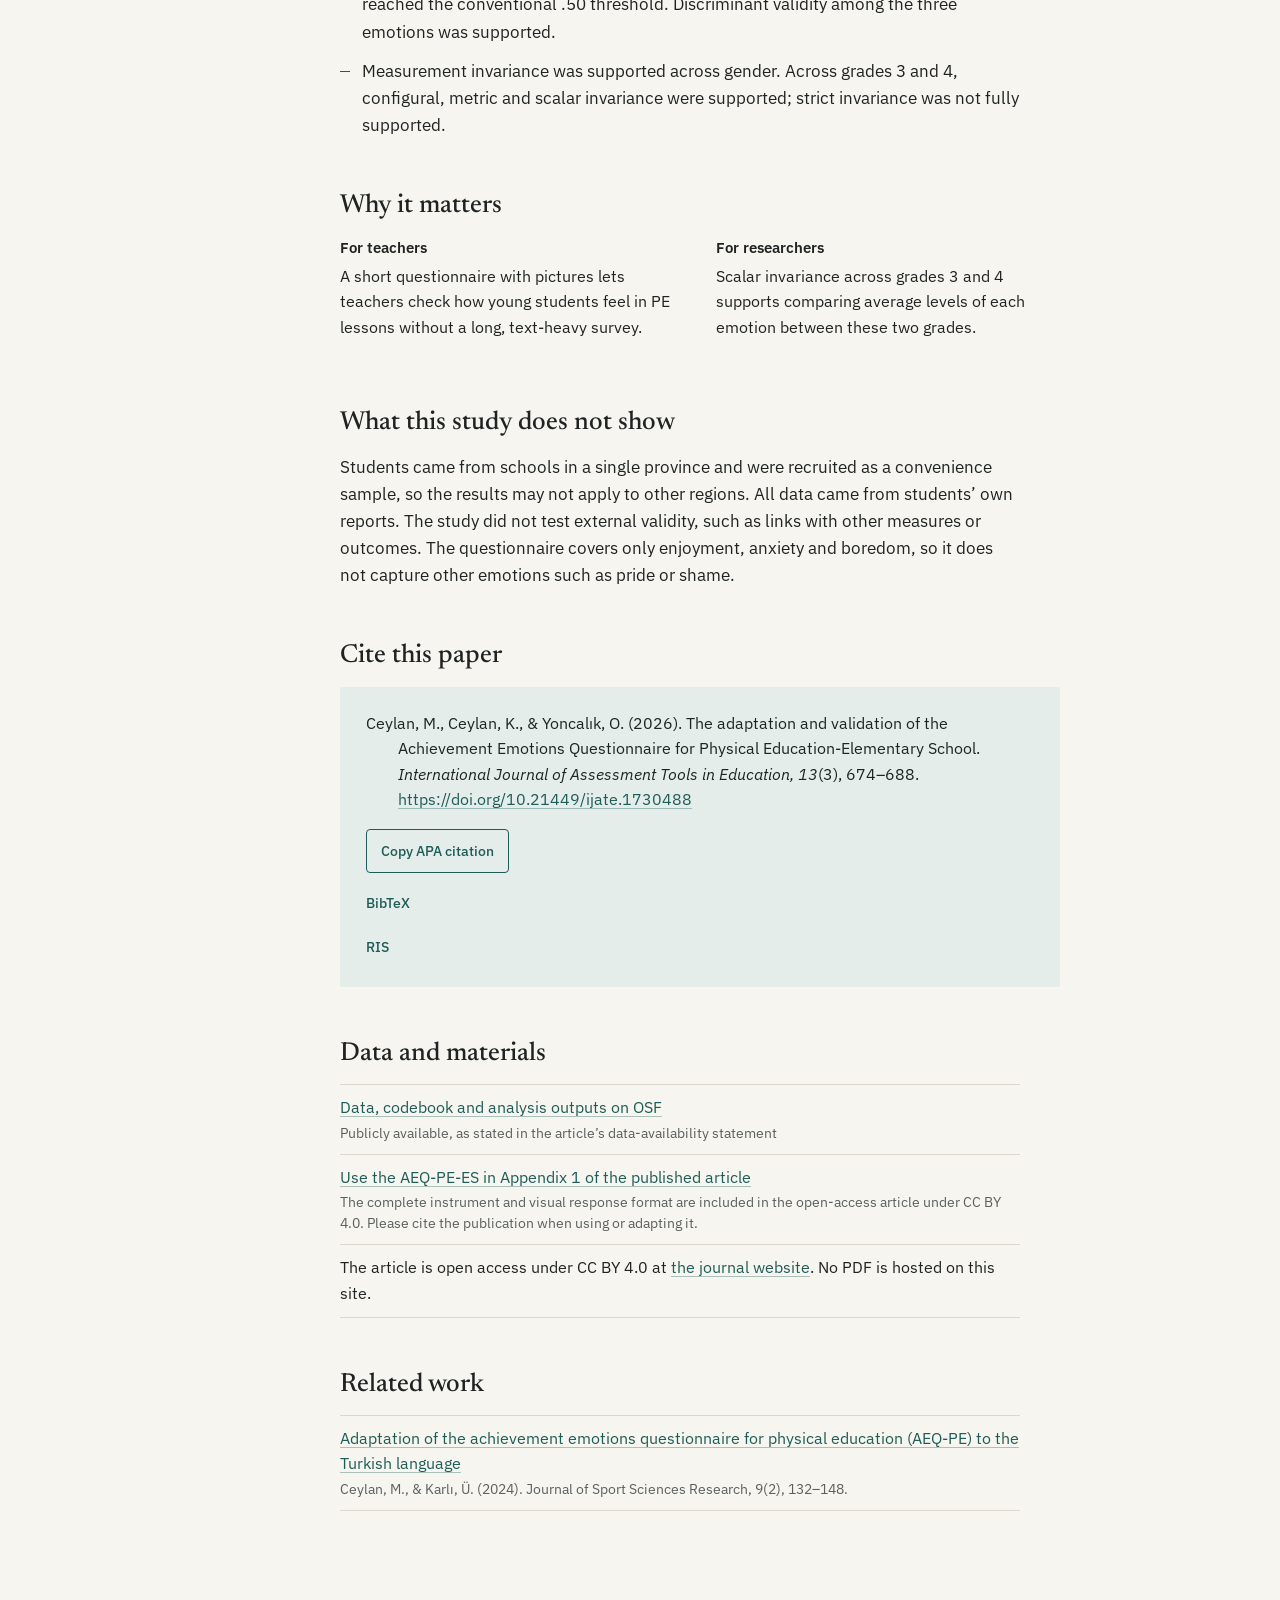
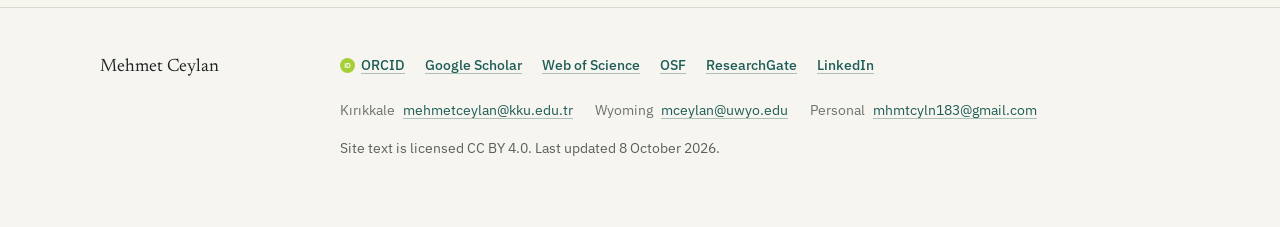
<file: publications/aeq-pe-elementary/index.html>
<!DOCTYPE html>
<html lang="en"><head><meta charset="utf-8">

<meta name="viewport" content="width=device-width, initial-scale=1, viewport-fit=cover">

<title>AEQ-PE-ES: a brief questionnaire on emotions in elementary physical education | Mehmet Ceylan</title>

<meta name="description" content="Plain-language summary of the adaptation and validation of the AEQ-PE-ES, a brief, visually supported questionnaire on enjoyment, anxiety and boredom for grades 3 and 4.">

<meta name="robots" content="index, follow">

<link rel="canonical" href="https://mehmetceylan.org/publications/aeq-pe-elementary/">



<meta property="og:title" content="AEQ-PE-ES: a brief questionnaire on emotions in elementary physical education | Mehmet Ceylan">

<meta property="og:description" content="Plain-language summary of the adaptation and validation of the AEQ-PE-ES, a brief, visually supported questionnaire on enjoyment, anxiety and boredom for grades 3 and 4.">

<meta property="og:url" content="https://mehmetceylan.org/publications/aeq-pe-elementary/">

<meta property="og:locale" content="en_US">

<meta property="og:image" content="https://mehmetceylan.org/assets/social/card-default.png">

<meta property="og:image:width" content="1200">

<meta property="og:image:height" content="630">

<meta property="og:image:alt" content="Mehmet Ceylan: achievement emotions, motivation and variety support in physical education. Kırıkkale University. mehmetceylan.org">

<meta name="twitter:card" content="summary_large_image">

<link rel="icon" href="../../assets/icons/favicon.svg" type="image/svg+xml">

<link rel="icon" href="../../assets/icons/favicon-32.png" sizes="32x32" type="image/png">

<link rel="apple-touch-icon" href="../../assets/icons/apple-touch-icon.png">

<script type="application/ld+json">

{"@context":"https://schema.org","@type":"WebPage","@id":"https://mehmetceylan.org/publications/aeq-pe-elementary/#webpage",

 "url":"https://mehmetceylan.org/publications/aeq-pe-elementary/","inLanguage":"en","author":{"@id":"https://mehmetceylan.org/#person"},

 "about":{"@type":"ScholarlyArticle","headline":"The adaptation and validation of the Achievement Emotions Questionnaire for Physical Education-Elementary School",

  "sameAs":"https://doi.org/10.21449/ijate.1730488","identifier":{"@type":"PropertyValue","propertyID":"DOI","value":"10.21449/ijate.1730488"},

  "inLanguage":"en","datePublished":"2026-04-02","pagination":"674-688",

  "isPartOf":{"@type":"PublicationIssue","issueNumber":"3","isPartOf":{"@type":"PublicationVolume","volumeNumber":"13","isPartOf":{"@type":"Periodical","name":"International Journal of Assessment Tools in Education","issn":"2148-7456"}}},

  "author":[{"@id":"https://mehmetceylan.org/#person","name":"Mehmet Ceylan"},

            {"@type":"Person","name":"Kevser Ceylan","sameAs":"https://orcid.org/0009-0004-5674-8189"},

            {"@type":"Person","name":"Oğuzhan Yoncalık","sameAs":"https://orcid.org/0000-0003-2289-1257"}]}}

</script>

<link rel="stylesheet" href="../../assets/site.css">

</head>
<body>
<header id="title-block-header" class="quarto-title-block" hidden="" aria-hidden="true"></header>
<a class="skip" href="#main">Skip to content</a>
<header class="site-header">
  <div class="wrap">
    <a class="brand" href="../../index.html" lang="en">Mehmet Ceylan</a>
    <nav class="site-nav" aria-label="Main navigation"><ul><li><a href="../../index.html">Home</a></li><li><a href="../../index.html#research">Research</a></li><li><a href="../../index.html#featured" aria-current="page">Publications</a></li><li><a href="../../index.html#resources">Resources</a></li><li><a href="../../index.html#about">About</a></li></ul></nav>
    <nav class="lang" aria-label="Language / Dil / Idioma / 语言"><ul><li><a href="index.html" lang="en" hreflang="en" aria-current="true">EN</a></li><li><span class="is-unavailable" aria-disabled="true" title="henüz Türkçe değil" lang="tr">TR<span class="sr-only"> (henüz Türkçe değil)</span></span></li><li><span class="is-unavailable" aria-disabled="true" title="aún no disponible en español" lang="es">ES<span class="sr-only"> (aún no disponible en español)</span></span></li><li><span class="is-unavailable" aria-disabled="true" title="暂无中文版" lang="zh-Hans">中文<span class="sr-only"> (暂无中文版)</span></span></li></ul></nav>
  </div>
</header>
<main id="main">
  <div class="wrap">
    <article class="pub-page">
      <header class="pub-head">
        <a class="crumb" href="../../index.html#featured">Publications</a>
        <h1>The adaptation and validation of the Achievement Emotions Questionnaire for Physical Education-Elementary School</h1>
        <p class="authors">Mehmet Ceylan, <a href="https://orcid.org/0009-0004-5674-8189">Kevser Ceylan</a>, <a href="https://orcid.org/0000-0003-2289-1257">Oğuzhan Yoncalık</a></p>
      </header>

      <section class="rail-quick" aria-label="Where to read">
        <dl class="facts">
          <div><dt>Journal</dt><dd>International Journal of Assessment Tools in Education, 2026</dd></div>
          <div><dt>DOI</dt><dd class="doi"><a href="https://doi.org/10.21449/ijate.1730488">10.21449/ijate.1730488</a></dd></div>
        </dl>
        <div class="btns"><a class="btn btn--primary" href="https://doi.org/10.21449/ijate.1730488">Read the article</a></div>
      </section>

      <section class="pub-brief" aria-labelledby="in-brief">
        <h2 id="in-brief">In brief</h2>
        <div class="inbrief">
          <p>Young students feel enjoyment, anxiety and boredom in physical education, but few questionnaires suit their age. We adapted a brief questionnaire with visual support for third- and fourth-grade students and tested it with 772 children. It measured the three emotions reliably and as separate experiences. Measurement invariance was supported across gender. Across grades 3 and 4, configural, metric and scalar invariance were supported, while strict invariance was not fully supported.</p>
        </div>
      </section>

      <section class="rail-more" aria-label="Article details">
        <dl class="facts">
          <div><dt>Issue</dt><dd>Volume 13, issue 3, <span class="nowrap">pp. 674–688</span></dd></div>
          <div><dt>First online</dt><dd>2 April 2026</dd></div>
          <div><dt>Article type</dt><dd>Scale adaptation and validation</dd></div>
          <div><dt>Access</dt><dd>Open access; CC BY 4.0</dd></div>
          <div><dt>Themes</dt><dd>Achievement emotions; measurement and psychometrics</dd></div>
        </dl>
        <div class="btns">
          <a class="btn" href="#cite">Cite</a>
          <a class="btn" href="#data">Data and materials</a>
          <a class="btn" href="https://dergipark.org.tr/en/download/article-file/5005173#page=15">Use this measure<span class="sr-only"> in Appendix 1 of the open-access article</span></a>
        </div>
        <p class="status-note">Summary drafted from the published article. Awaiting author approval.</p>
      </section>

      <div class="pub-body">
        <h2 id="question">Research question</h2>
        <p>Achievement emotions are emotions tied to learning activities and their outcomes. In physical education, enjoyment, anxiety and boredom relate to how motivated and engaged students are. Most questionnaires are written for older students.</p>
        <p>We asked whether a short, visually supported questionnaire could measure these three emotions validly among elementary school students in PE.</p>

        <h2 id="method">What we did</h2>
        <p>We translated the questionnaire forward and back, asked experts to check that each item kept its meaning, pre-tested the items for clarity, and piloted the visual layout. We then examined its structure with confirmatory factor analysis and exploratory structural equation modelling.</p>
        <dl class="keyfacts">
          <div><dt>Participants</dt><dd>772 students (388 girls)</dd></div>
          <div><dt>Grades</dt><dd>3 and 4</dd></div>
          <div><dt>Schools</dt><dd>6 public elementary schools</dd></div>
          <div><dt>Sampling</dt><dd>Convenience sample, one province</dd></div>
          <div><dt>Analyses</dt><dd>CFA, ESEM, multi-group CFA</dd></div>
          <div><dt>Ethics</dt><dd>Kırıkkale University Ethics Committee</dd></div>
        </dl>

        <h2 id="findings">What we found</h2>
        <ul class="findings">
          <li>The data supported three separate factors: enjoyment, anxiety and boredom. Model fit was strong, and items loaded clearly on their own factor with few cross-loadings.</li>
          <li>Reliability was satisfactory: Cronbach’s α and McDonald’s ω were above .70.</li>
          <li>Composite reliability exceeded .70 for all three factors. Average variance extracted was .452 for enjoyment, .566 for anxiety and .469 for boredom, so only anxiety reached the conventional .50 threshold. Discriminant validity among the three emotions was supported.</li>
          <li>Measurement invariance was supported across gender. Across grades 3 and 4, configural, metric and scalar invariance were supported; strict invariance was not fully supported.</li>
        </ul>

        <h2 id="matters">Why it matters</h2>
        <div class="two-up">
          <div><h3>For teachers</h3><p>A short questionnaire with pictures lets teachers check how young students feel in PE lessons without a long, text-heavy survey.</p></div>
          <div><h3>For researchers</h3><p>Scalar invariance across grades 3 and 4 supports comparing average levels of each emotion between these two grades.</p></div>
        </div>

        <h2 id="limits">What this study does not show</h2>
        <p>Students came from schools in a single province and were recruited as a convenience sample, so the results may not apply to other regions. All data came from students’ own reports. The study did not test external validity, such as links with other measures or outcomes. The questionnaire covers only enjoyment, anxiety and boredom, so it does not capture other emotions such as pride or shame.</p>

        <h2 id="cite">Cite this paper</h2>
        <div class="cite">
          <p class="cite__ref" id="apa">Ceylan, M., Ceylan, K., &amp; Yoncalık, O. (2026). The adaptation and validation of the Achievement Emotions Questionnaire for Physical Education-Elementary School. <i>International Journal of Assessment Tools in Education, 13</i>(3), 674–688. <a href="https://doi.org/10.21449/ijate.1730488">https://doi.org/10.21449/ijate.1730488</a></p>
          <div class="cite__tools">
            <button class="btn" type="button" data-copy="#apa">Copy APA citation</button>
            <span class="sr-only" role="status" id="copy-status"></span>
            <div class="cite__formats">
              <details><summary>BibTeX</summary>
<pre>@article{ceylan2026aeqpees,
  author  = {Ceylan, Mehmet and Ceylan, Kevser and Yoncalık, Oğuzhan},
  title   = {The adaptation and validation of the {Achievement Emotions
             Questionnaire for Physical Education-Elementary School}},
  journal = {International Journal of Assessment Tools in Education},
  year    = {2026},
  volume  = {13},
  number  = {3},
  pages   = {674--688},
  doi     = {10.21449/ijate.1730488}
}</pre></details>
              <details><summary>RIS</summary>
<pre>TY  - JOUR
AU  - Ceylan, Mehmet
AU  - Ceylan, Kevser
AU  - Yoncalık, Oğuzhan
TI  - The adaptation and validation of the Achievement Emotions Questionnaire for Physical Education-Elementary School
JO  - International Journal of Assessment Tools in Education
PY  - 2026
VL  - 13
IS  - 3
SP  - 674
EP  - 688
DO  - 10.21449/ijate.1730488
ER  - </pre></details>
            </div>
          </div>
        </div>

        <h2 id="data">Data and materials</h2>
        <ul class="plain-list">
          <li><a href="https://osf.io/85q9w/">Data, codebook and analysis outputs on OSF</a><span class="pub-meta">Publicly available, as stated in the article’s data-availability statement</span></li>
          <li><a href="https://dergipark.org.tr/en/download/article-file/5005173#page=15">Use the AEQ-PE-ES in Appendix 1 of the published article</a><span class="pub-meta">The complete instrument and visual response format are included in the open-access article under CC BY 4.0. Please cite the publication when using or adapting it.</span></li>
          <li>The article is open access under CC BY 4.0 at <a href="https://doi.org/10.21449/ijate.1730488">the journal website</a>. No PDF is hosted on this site.</li>
        </ul>

        <h2 id="related">Related work</h2>
        <ul class="plain-list">
          <li><a href="https://doi.org/10.25307/jssr.1416025">Adaptation of the achievement emotions questionnaire for physical education (AEQ-PE) to the Turkish language</a><span class="pub-meta">Ceylan, M., &amp; Karlı, Ü. (2024). Journal of Sport Sciences Research, 9(2), 132–148.</span></li>
        </ul>
      </div>
    </article>
  </div>
</main>
<footer class="site-footer">
  <div class="wrap">
    <div class="foot-name" lang="en">Mehmet Ceylan</div>
    <div>
      <ul class="profiles" aria-label="Research profiles">
        <li><a href="https://orcid.org/0000-0003-0291-4247"><svg class="orcid-icon" viewbox="0 0 24 24" aria-hidden="true"><circle cx="12" cy="12" r="12" fill="#A6CE39"></circle><text x="12" y="16" text-anchor="middle" font-family="Arial, sans-serif" font-size="10.5" font-weight="700" fill="#fff">iD</text></svg>ORCID</a></li>
        <li><a href="https://scholar.google.com/citations?user=qriFNJEAAAAJ">Google Scholar</a></li>
        <li><a href="https://www.webofscience.com/wos/author/record/LWI-5396-2024">Web of Science</a></li>
        <li><a href="https://osf.io/sbf98">OSF</a></li>
        <li><a href="https://www.researchgate.net/profile/Mehmet-Ceylan-22">ResearchGate</a></li>
        <li><a href="https://www.linkedin.com/in/mehmet-ceylan-6b338b272/">LinkedIn</a></li>
      </ul>
      <ul class="contact-list" aria-label="Email addresses">
        <li><span>Kırıkkale</span><a href="mailto:mehmetceylan@kku.edu.tr">mehmetceylan@kku.edu.tr</a></li>
        <li><span>Wyoming</span><a href="mailto:mceylan@uwyo.edu">mceylan@uwyo.edu</a></li>
        <li><span>Personal</span><a href="mailto:mhmtcyln183@gmail.com">mhmtcyln183@gmail.com</a></li>
      </ul>
      <p>Site text is licensed CC BY 4.0. Last updated 8 October 2026.</p>
    </div>
  </div>
</footer>
<script>
  document.querySelectorAll('[data-copy]').forEach(function (btn) {
    btn.addEventListener('click', function () {
      var text = document.querySelector(btn.dataset.copy).innerText, status = document.getElementById('copy-status');
      navigator.clipboard.writeText(text).then(function () {
        btn.textContent = 'Copied'; status.textContent = 'Citation copied';
        setTimeout(function () { btn.textContent = 'Copy APA citation'; }, 2000);
      }, function () { btn.textContent = 'Copy failed'; });
    });
  });
</script>



</body></html>
</file>
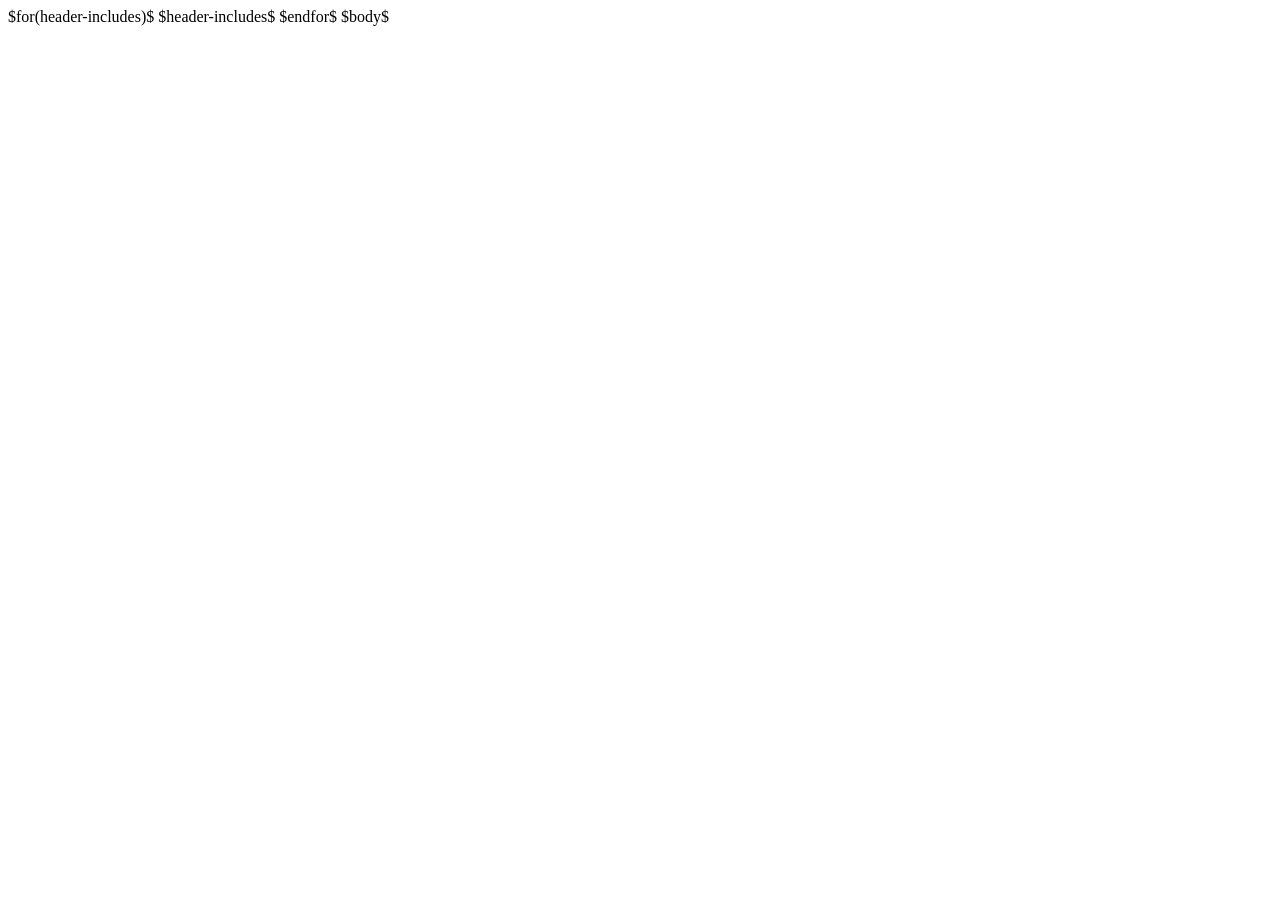
<file: _templates/site.html>
<!DOCTYPE html>
<html$if(lang)$ lang="$lang$"$endif$>
<head>
$for(header-includes)$
$header-includes$
$endfor$
</head>
<body>
<header id="title-block-header" class="quarto-title-block" hidden aria-hidden="true"></header>
$body$
</body>
</html>
</file>
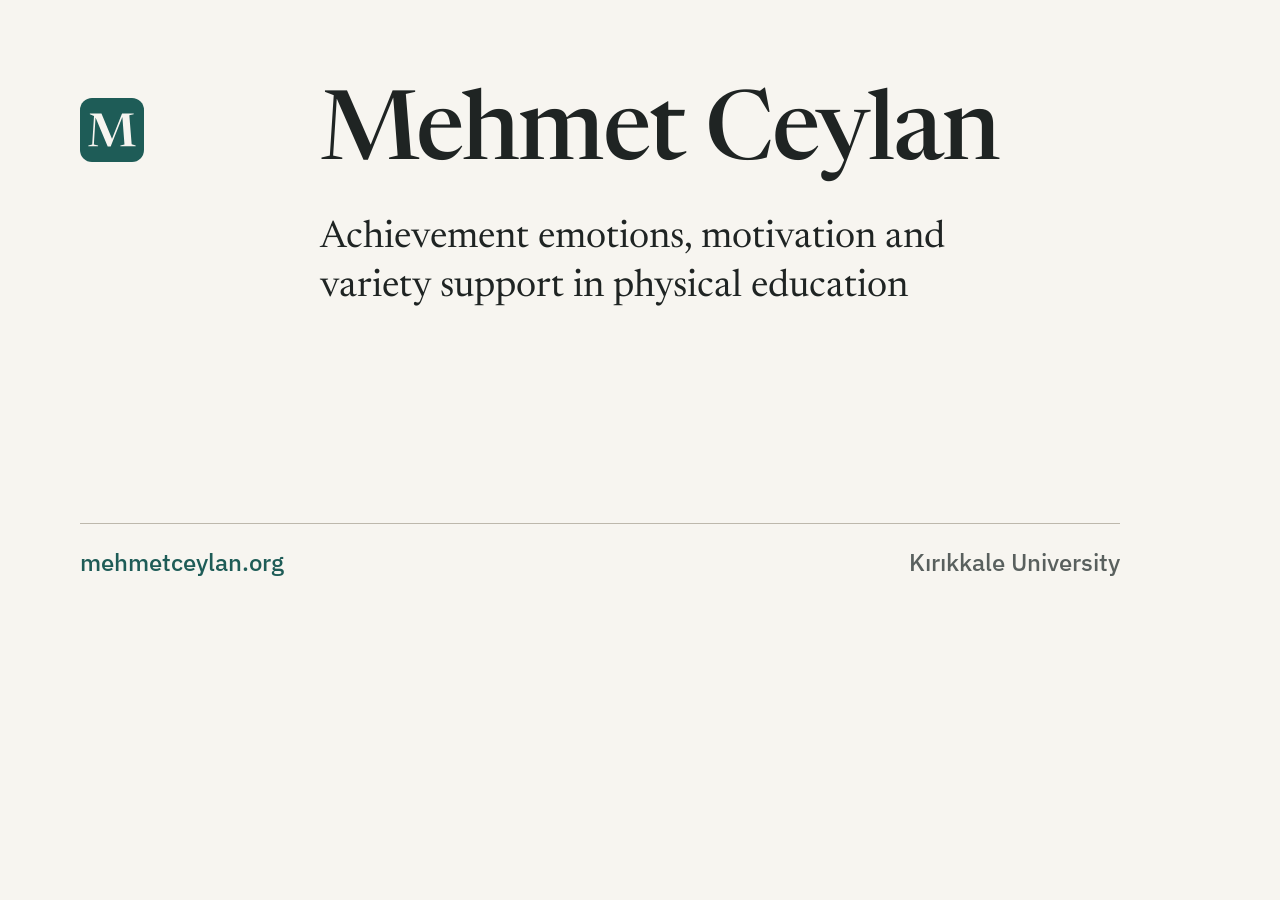
<file: assets/social/card-default.html>
<!doctype html><html lang="en"><head><meta charset="utf-8"><link rel="stylesheet" href="../site.css">
<style>
 body{margin:0;width:1200px;height:630px;background:#F7F5F0;overflow:hidden}
 .card{position:relative;width:1200px;height:630px;box-sizing:border-box;padding:88px 80px 0;display:grid;grid-template-columns:200px 1fr;column-gap:40px}
 .mark{width:64px;height:64px;margin-top:10px}
 .name{font-family:"Newsreader";font-weight:500;font-size:96px;line-height:1;letter-spacing:-.02em;margin:0 0 30px;color:#1F2423}
 .line{font-family:"Newsreader";font-size:38px;line-height:1.3;color:#1F2423;max-width:17em;margin:0;text-wrap:balance}
 .foot{position:absolute;left:80px;right:80px;bottom:52px;border-top:1px solid #BDB8AC;padding-top:22px;display:flex;justify-content:space-between;align-items:center;font:500 24px "IBM Plex Sans";color:#59605E}
 .url{color:#1E5C57}.sep{display:inline-block;width:1px;height:22px;background:#BDB8AC;margin:0 16px;vertical-align:-4px}
</style></head><body><div class="card">
 <div><img class="mark" src="../icons/favicon.svg" alt=""></div>
 <div><h1 class="name">Mehmet Ceylan</h1><p class="line">Achievement emotions, motivation and variety support in physical education</p></div>
 <div class="foot"><span class="url">mehmetceylan.org</span><span>Kırıkkale University</span></div>
</div></body></html>
</file>
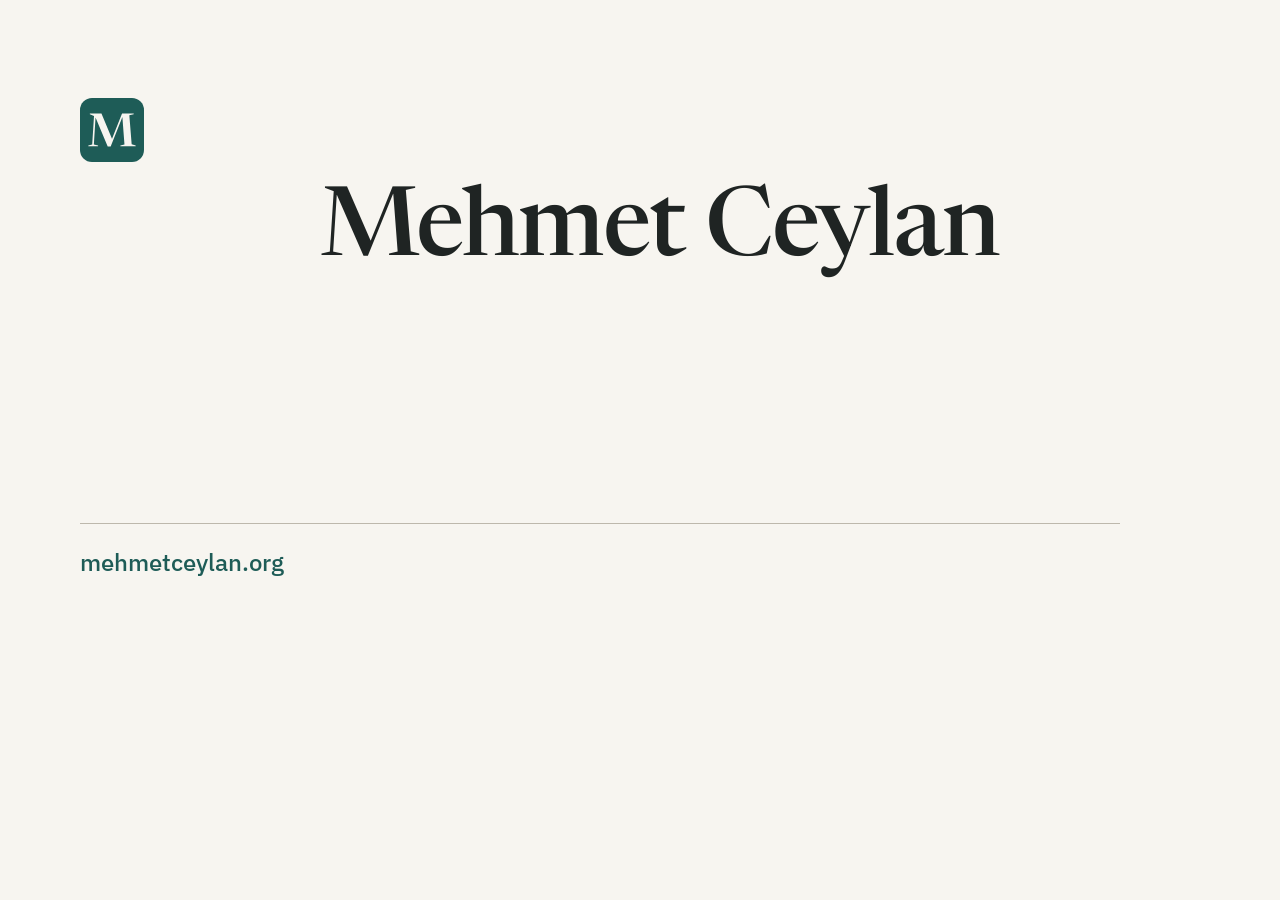
<file: assets/social/card-neutral.html>
<!doctype html><html><head><meta charset="utf-8"><link rel="stylesheet" href="../site.css">
<style>
 body{margin:0;width:1200px;height:630px;background:#F7F5F0;overflow:hidden}
 .card{position:relative;width:1200px;height:630px;box-sizing:border-box;padding:88px 80px 0;display:grid;grid-template-columns:200px 1fr;column-gap:40px}
 .mark{width:64px;height:64px;margin-top:10px}
 .name{font-family:"Newsreader";font-weight:500;font-size:96px;line-height:1;letter-spacing:-.02em;margin:0 0 30px;color:#1F2423}
 .line{font-family:"Newsreader";font-size:38px;line-height:1.3;color:#1F2423;max-width:17em;margin:0;text-wrap:balance}
 .foot{position:absolute;left:80px;right:80px;bottom:52px;border-top:1px solid #BDB8AC;padding-top:22px;display:flex;justify-content:space-between;align-items:center;font:500 24px "IBM Plex Sans";color:#59605E}
 .url{color:#1E5C57}.sep{display:inline-block;width:1px;height:22px;background:#BDB8AC;margin:0 16px;vertical-align:-4px}
</style></head><body><div class="card">
 <div><img class="mark" src="../icons/favicon.svg" alt=""></div>
 <div><h1 class="name" style="margin-top:96px">Mehmet Ceylan</h1></div>
 <div class="foot"><span class="url">mehmetceylan.org</span><span></span></div>
</div></body></html>
</file>
<file: assets/site.css>
/* mehmetceylan.org: Round 4 visual prototype ("Margin"). Not production code. */

/* ---------- Fonts (self-hosted) ---------- */
@font-face { font-family: "Newsreader"; src: url("fonts/newsreader-latin-standard-normal.woff2") format("woff2-variations"); font-weight: 200 800; font-display: swap;
  unicode-range: U+0000-00FF, U+0131, U+0152-0153, U+02BB-02BC, U+02C6, U+02DA, U+02DC, U+0304, U+0308, U+0329, U+2000-206F, U+20AC, U+2122, U+2191, U+2193, U+2212, U+2215, U+FEFF, U+FFFD; }
@font-face { font-family: "Newsreader"; src: url("fonts/newsreader-latin-ext-standard-normal.woff2") format("woff2-variations"); font-weight: 200 800; font-display: swap;
  unicode-range: U+0100-02BA, U+02BD-02C5, U+02C7-02CC, U+02CE-02D7, U+02DD-02FF, U+0304, U+0308, U+0329, U+1D00-1DBF, U+1E00-1E9F, U+1EF2-1EFF, U+2020, U+20A0-20AB, U+20AD-20C0, U+2113, U+2C60-2C7F, U+A720-A7FF; }
@font-face { font-family: "IBM Plex Sans"; src: url("fonts/ibm-plex-sans-latin-400-normal.woff2") format("woff2"); font-weight: 400; font-display: swap;
  unicode-range: U+0000-00FF, U+0131, U+0152-0153, U+02BB-02BC, U+02C6, U+02DA, U+02DC, U+0304, U+0308, U+0329, U+2000-206F, U+20AC, U+2122, U+2191, U+2193, U+2212, U+2215, U+FEFF, U+FFFD; }
@font-face { font-family: "IBM Plex Sans"; src: url("fonts/ibm-plex-sans-latin-ext-400-normal.woff2") format("woff2"); font-weight: 400; font-display: swap;
  unicode-range: U+0100-02BA, U+02BD-02C5, U+02C7-02CC, U+02CE-02D7, U+02DD-02FF, U+1D00-1DBF, U+1E00-1E9F, U+1EF2-1EFF, U+2020, U+20A0-20AB, U+20AD-20C0, U+2113, U+2C60-2C7F, U+A720-A7FF; }
@font-face { font-family: "IBM Plex Sans"; src: url("fonts/ibm-plex-sans-latin-500-normal.woff2") format("woff2"); font-weight: 500; font-display: swap;
  unicode-range: U+0000-00FF, U+0131, U+0152-0153, U+02BB-02BC, U+02C6, U+02DA, U+02DC, U+0304, U+0308, U+0329, U+2000-206F, U+20AC, U+2122, U+2191, U+2193, U+2212, U+2215, U+FEFF, U+FFFD; }
@font-face { font-family: "IBM Plex Sans"; src: url("fonts/ibm-plex-sans-latin-ext-500-normal.woff2") format("woff2"); font-weight: 500; font-display: swap;
  unicode-range: U+0100-02BA, U+02BD-02C5, U+02C7-02CC, U+02CE-02D7, U+02DD-02FF, U+1D00-1DBF, U+1E00-1E9F, U+1EF2-1EFF, U+2020, U+20A0-20AB, U+20AD-20C0, U+2113, U+2C60-2C7F, U+A720-A7FF; }
@font-face { font-family: "IBM Plex Sans"; src: url("fonts/ibm-plex-sans-latin-600-normal.woff2") format("woff2"); font-weight: 600; font-display: swap;
  unicode-range: U+0000-00FF, U+0131, U+0152-0153, U+02BB-02BC, U+02C6, U+02DA, U+02DC, U+0304, U+0308, U+0329, U+2000-206F, U+20AC, U+2122, U+2191, U+2193, U+2212, U+2215, U+FEFF, U+FFFD; }
@font-face { font-family: "IBM Plex Sans"; src: url("fonts/ibm-plex-sans-latin-ext-600-normal.woff2") format("woff2"); font-weight: 600; font-display: swap;
  unicode-range: U+0100-02BA, U+02BD-02C5, U+02C7-02CC, U+02CE-02D7, U+02DD-02FF, U+1D00-1DBF, U+1E00-1E9F, U+1EF2-1EFF, U+2020, U+20A0-20AB, U+20AD-20C0, U+2113, U+2C60-2C7F, U+A720-A7FF; }
@font-face { font-family: "IBM Plex Sans"; src: url("fonts/ibm-plex-sans-latin-400-italic.woff2") format("woff2"); font-weight: 400; font-style: italic; font-display: swap;
  unicode-range: U+0000-00FF, U+0131, U+0152-0153, U+02BB-02BC, U+02C6, U+02DA, U+02DC, U+0304, U+0308, U+0329, U+2000-206F, U+20AC, U+2122, U+2191, U+2193, U+2212, U+2215, U+FEFF, U+FFFD; }
@font-face { font-family: "IBM Plex Sans"; src: url("fonts/ibm-plex-sans-latin-ext-400-italic.woff2") format("woff2"); font-weight: 400; font-style: italic; font-display: swap;
  unicode-range: U+0100-02BA, U+02BD-02C5, U+02C7-02CC, U+02CE-02D7, U+02DD-02FF, U+1D00-1DBF, U+1E00-1E9F, U+1EF2-1EFF, U+2020, U+20A0-20AB, U+20AD-20C0, U+2113, U+2C60-2C7F, U+A720-A7FF; }
/* CJK-safe Latin: em dash, curly quotes and ellipsis fall through to the Chinese system font */
@font-face { font-family: "Newsreader CJK-safe"; src: url("fonts/newsreader-latin-standard-normal.woff2") format("woff2-variations"); font-weight: 200 800; font-display: swap;
  unicode-range: U+0000-00FF, U+0131, U+0152-0153, U+0304, U+0308, U+2000-2013, U+2015-2017, U+201E-2025, U+2027-206F, U+20AC, U+2122, U+2212; }
@font-face { font-family: "Newsreader CJK-safe"; src: url("fonts/newsreader-latin-ext-standard-normal.woff2") format("woff2-variations"); font-weight: 200 800; font-display: swap; unicode-range: U+0100-02BA, U+1E00-1E9F; }
@font-face { font-family: "Plex CJK-safe"; src: url("fonts/ibm-plex-sans-latin-400-normal.woff2") format("woff2"); font-weight: 400; font-display: swap;
  unicode-range: U+0000-00FF, U+0131, U+0152-0153, U+0304, U+0308, U+2000-2013, U+2015-2017, U+201E-2025, U+2027-206F, U+20AC, U+2122, U+2212; }
@font-face { font-family: "Plex CJK-safe"; src: url("fonts/ibm-plex-sans-latin-500-normal.woff2") format("woff2"); font-weight: 500; font-display: swap;
  unicode-range: U+0000-00FF, U+0131, U+0152-0153, U+0304, U+0308, U+2000-2013, U+2015-2017, U+201E-2025, U+2027-206F, U+20AC, U+2122, U+2212; }
@font-face { font-family: "Plex CJK-safe"; src: url("fonts/ibm-plex-sans-latin-ext-400-normal.woff2") format("woff2"); font-weight: 400; font-display: swap; unicode-range: U+0100-02BA, U+1E00-1E9F; }

/* ---------- Tokens ---------- */
:root {
  --paper: #F7F5F0;
  --ink: #1F2423;
  --ink-muted: #59605E;
  --ink-quiet: #6C726F;      /* unavailable items, status text (~4.6:1 on paper) */
  --rule: #DCD8CE;
  --rule-strong: #BDB8AC;
  --teal: #1E5C57;
  --teal-dark: #144440;
  --teal-tint: #E5EDEA;
  --teal-line: rgba(30, 92, 87, .35);

  --cjk-sans: "PingFang SC", "Hiragino Sans GB", "Microsoft YaHei", "Noto Sans CJK SC", "Source Han Sans SC", "Noto Sans SC";
  --font-serif: "Newsreader", Georgia, "Times New Roman", var(--cjk-sans), serif;
  --font-sans: "IBM Plex Sans", "Helvetica Neue", Arial, var(--cjk-sans), sans-serif;
  --font-code: ui-monospace, "SFMono-Regular", Menlo, Consolas, monospace;

  --fs-display: 48px; --fs-title: 38px; --fs-lede: 27px; --fs-h2: 26px; --fs-item: 22px;
  --fs-body: 17px; --fs-small: 15px; --fs-meta: 14px; --fs-label: 13px;
  --lh-body: 1.6; --lh-tight: 1.2;

  --container: 1080px; --rail: 200px; --gap: 40px; --content: 720px; --wide: 840px; --pad: 40px;
  --target: 44px;
  --s1: 4px; --s2: 8px; --s3: 12px; --s4: 16px; --s5: 24px; --s6: 32px; --s7: 48px; --s8: 72px; --s9: 96px;
}
[lang^="zh"] { --font-serif: "Newsreader CJK-safe", var(--cjk-sans), serif; --font-sans: "Plex CJK-safe", var(--cjk-sans), sans-serif; --lh-body: 1.8; }
[lang^="zh"] :is(span, li, p)[lang="en"] { font-family: "IBM Plex Sans", Arial, sans-serif; }

/* ---------- Base ---------- */
*, *::before, *::after { box-sizing: border-box; }
html { -webkit-text-size-adjust: 100%; text-size-adjust: 100%; }
body { margin: 0; background: var(--paper); color: var(--ink); font-family: var(--font-sans); font-size: var(--fs-body); line-height: var(--lh-body);
  font-kerning: normal; -webkit-font-smoothing: antialiased; -moz-osx-font-smoothing: grayscale; }
body:lang(zh) { line-break: strict; }
h1, h2, h3 { font-family: var(--font-serif); font-weight: 500; line-height: var(--lh-tight); margin: 0; text-wrap: balance; }
p { margin: 0 0 var(--s4); text-wrap: pretty; }
ul, ol, dl, dd { margin: 0; padding: 0; }
li { list-style: none; }
img { max-width: 100%; display: block; }
a { color: var(--teal); text-decoration: underline; text-decoration-thickness: 1px; text-underline-offset: 3px; text-decoration-color: var(--teal-line); }
a:hover { color: var(--teal-dark); text-decoration-color: currentColor; }
:focus-visible { outline: 2px solid var(--teal); outline-offset: 2px; border-radius: 2px; }
.nowrap { white-space: nowrap; }
.sr-only { position: absolute; width: 1px; height: 1px; padding: 0; margin: -1px; overflow: hidden; clip: rect(0 0 0 0); white-space: nowrap; border: 0; }
.skip { position: absolute; left: -999px; top: 0; }
.skip:focus { left: var(--s4); top: var(--s4); background: var(--paper); padding: var(--s2) var(--s3); z-index: 10; }
.wrap { max-width: calc(var(--container) + 2 * var(--pad)); margin: 0 auto; padding: 0 var(--pad); }

/* Unavailable items: readable, not underlined, not clickable */
.is-unavailable { color: var(--ink-quiet); text-decoration: none; cursor: not-allowed; }
/* Terminology awaiting expert approval */
.term-pending { text-decoration: underline dotted var(--ink-quiet); text-decoration-thickness: 1.5px; text-underline-offset: .24em; }
.status-note { font-size: var(--fs-label); color: var(--ink-quiet); line-height: 1.5; }

/* Target-size helper: 44px tall hit area, no visual box */
.hit { display: inline-flex; align-items: center; min-height: var(--target); }

/* ---------- Header ---------- */
.site-header { border-bottom: 1px solid var(--rule); }
.site-header .wrap { display: grid; grid-template-columns: auto 1fr auto; grid-template-areas: "brand nav lang"; align-items: center; column-gap: var(--s6); padding-top: 10px; padding-bottom: 10px; }
.brand { grid-area: brand; display: inline-flex; align-items: center; min-height: var(--target); font-family: var(--font-serif); font-size: 21px; font-weight: 500; color: var(--ink); text-decoration: none; white-space: nowrap; }
.brand:hover { color: var(--ink); }
.site-nav { grid-area: nav; justify-self: end; }
.site-nav ul { display: flex; flex-wrap: wrap; column-gap: 26px; }
.site-nav a, .site-nav .is-unavailable { display: inline-flex; align-items: center; min-height: var(--target); font-size: 15px; white-space: nowrap; }
.site-nav a { color: var(--ink); text-decoration: none; }
.site-nav a:hover { color: var(--teal); }
.site-nav a[aria-current="page"] { text-decoration: underline; text-decoration-color: var(--teal); text-underline-offset: 7px; }

.lang { grid-area: lang; border-left: 1px solid var(--rule); padding-left: 14px; font-size: var(--fs-label); white-space: nowrap; }
.lang ul { display: flex; align-items: center; }
.lang li + li::before { content: "·" / ""; color: var(--ink-quiet); }
.lang a, .lang .is-unavailable { display: inline-flex; align-items: center; justify-content: center; min-height: var(--target); min-width: 34px; padding: 0 6px; }
.lang a { color: var(--ink-muted); text-decoration: underline; text-decoration-color: var(--rule-strong); text-underline-offset: 4px; }
.lang a:hover { color: var(--teal); text-decoration-color: currentColor; }
.lang a[aria-current="true"] { color: var(--ink); font-weight: 600; text-decoration-color: var(--teal); }
.lang [lang^="zh"] { font-family: var(--cjk-sans), sans-serif; }

/* ---------- Sections ---------- */
.section { display: grid; grid-template-columns: var(--rail) minmax(0, 1fr); column-gap: var(--gap); padding-block: var(--s8); border-top: 1px solid var(--rule); }
.section__label { font-family: var(--font-sans); font-size: var(--fs-label); font-weight: 500; color: var(--ink-muted); line-height: 1.4; padding-top: .45em; }
.section__body { max-width: var(--content); min-width: 0; }
.section__body--wide { max-width: var(--wide); }

/* ---------- Intro ---------- */
.intro { display: grid; grid-template-columns: var(--rail) minmax(0, var(--content)); column-gap: var(--gap); padding-block: var(--s8) 80px; }
.intro__portrait { grid-column: 1; grid-row: 1 / span 5; display: block; width: 168px; aspect-ratio: 4 / 5; height: auto; object-fit: cover; object-position: center; border: 1px solid var(--rule); }
.intro h1 { grid-column: 2; font-size: var(--fs-display); line-height: 1.04; letter-spacing: -.015em; margin-bottom: 22px; }
.intro__statement { grid-column: 2; font-family: var(--font-serif); font-size: var(--fs-lede); line-height: 1.36; margin-bottom: 28px; max-width: 30em; }
.intro__affil { grid-column: 2; font-size: var(--fs-small); color: var(--ink-muted); line-height: 1.5; max-width: 40em; }
.intro__affil li + li { margin-top: 6px; }
.intro__affil strong { color: var(--ink); font-weight: 500; }
.profiles { grid-column: 2; display: flex; flex-wrap: wrap; column-gap: 20px; margin-top: 12px; font-size: var(--fs-meta); font-weight: 500; }
.profiles a, .profiles .is-unavailable { display: inline-flex; align-items: center; min-height: var(--target); white-space: nowrap; }
.orcid-icon { width: 15px; height: 15px; margin-right: 6px; flex: none; }
.intro__status { grid-column: 2; margin-top: var(--s4); }
.intro__status p { margin-bottom: 4px; }
[lang^="zh"] .intro__statement { font-family: var(--font-sans); font-size: 25px; line-height: 1.6; max-width: 26em; }
[lang^="zh"] .intro__affil { line-height: 1.6; }

/* ---------- Research questions ---------- */
.rq-grid { display: grid; grid-template-columns: repeat(3, minmax(0, 1fr)); column-gap: var(--s6); }
.rq { border-top: 1px solid var(--rule-strong); padding-top: 18px; }
.rq h3 { font-size: var(--fs-item); line-height: 1.24; margin-bottom: var(--s3); }
.rq p { font-size: 16px; line-height: 1.55; margin: 0; }

/* ---------- Publication rows ---------- */
.pub-row { padding-block: 22px; }
.pub-row:first-child { padding-top: 0; }
.pub-row + .pub-row { border-top: 1px solid var(--rule); }
.pub-row h3 { font-size: var(--fs-item); line-height: 1.28; margin-bottom: var(--s2); }
.pub-row h3 a { color: var(--ink); text-decoration: none; }
.pub-row h3 a:hover { color: var(--teal); text-decoration: underline; text-decoration-thickness: 1px; text-underline-offset: 4px; }
.pub-meta { font-size: var(--fs-meta); color: var(--ink-muted); line-height: 1.5; margin-bottom: 0; }
.pub-desc { margin: var(--s3) 0 var(--s1); font-size: 16px; }
.actions { display: flex; flex-wrap: wrap; column-gap: 22px; font-size: var(--fs-meta); font-weight: 500; }
.actions a, .actions .is-unavailable { display: inline-flex; align-items: center; min-height: var(--target); }

/* ---------- Resources ---------- */
.res { width: 100%; border-collapse: collapse; font-size: var(--fs-small); line-height: 1.5; }
.res th { text-align: left; font-weight: 500; font-size: var(--fs-label); color: var(--ink-muted); padding: 0 var(--s5) 10px 0; border-bottom: 1px solid var(--rule-strong); }
.res td { padding: 16px var(--s5) 12px 0; border-bottom: 1px solid var(--rule); vertical-align: top; }
.res th:last-child, .res td:last-child { padding-right: 0; white-space: nowrap; }
.res__abbr { display: block; font-family: var(--font-serif); font-size: 20px; font-weight: 500; line-height: 1.25; }
.res__full { display: block; font-size: 13.5px; color: var(--ink-muted); margin-top: 3px; }
.status { display: block; }
.status::before { content: ""; display: inline-block; width: 7px; height: 7px; margin-right: 8px; background: var(--teal); vertical-align: 1px; }
.status--dev::before { background: transparent; border: 1px solid var(--ink-muted); }
.status__detail { display: block; color: var(--ink-quiet); font-size: 13.5px; margin-top: 2px; }
.res .actions { flex-direction: column; margin-top: -10px; }

.note p { max-width: 38em; }

/* ---------- Footer ---------- */
.site-footer { border-top: 1px solid var(--rule); padding-block: 36px 56px; font-size: var(--fs-meta); color: var(--ink-muted); line-height: 1.55; }
.site-footer .wrap { display: grid; grid-template-columns: var(--rail) minmax(0, var(--content)); column-gap: var(--gap); }
.foot-name { font-family: var(--font-serif); font-size: 18px; color: var(--ink); padding-top: 10px; }
.site-footer p { margin-bottom: var(--s3); }
.site-footer .profiles { margin: 0 0 var(--s3); }
.contact-list { display: flex; flex-wrap: wrap; gap: 6px 22px; margin: 0 0 var(--s4); font-size: var(--fs-meta); }
.contact-list li { display: flex; flex-wrap: wrap; gap: 0 8px; }
.contact-list span { color: var(--ink-quiet); }
.contact-list a { overflow-wrap: anywhere; }

/* ---------- Publication page ---------- */
.pub-page { display: grid; grid-template-columns: var(--rail) minmax(0, var(--content)); grid-template-rows: auto auto 1fr; column-gap: var(--gap); padding-block: 56px var(--s9); }
/* Desktop: grid placement only; source order is head, quick, brief, more, body */
.rail-quick { grid-column: 1; grid-row: 1; align-self: start; padding-top: 12px; }
.rail-more { grid-column: 1; grid-row: 2 / 4; align-self: start; position: sticky; top: var(--s5); padding-top: var(--s2); }
.pub-head { grid-column: 2; grid-row: 1; padding-bottom: var(--s6); border-bottom: 1px solid var(--rule); }
.crumb { font-size: var(--fs-meta); font-weight: 500; display: inline-flex; align-items: center; min-height: var(--target); margin-bottom: var(--s1); }
.pub-head h1 { font-size: var(--fs-title); line-height: 1.16; letter-spacing: -.01em; margin-bottom: var(--s4); }
.authors { font-size: 16px; margin: 0; }
.authors a { color: var(--ink); text-decoration-color: var(--rule-strong); }
.facts > div { margin-bottom: 14px; }
.facts dt { font-size: 12.5px; font-weight: 500; color: var(--ink-muted); line-height: 1.4; }
.facts dd { font-size: var(--fs-meta); line-height: 1.45; margin-top: 2px; }
.facts .doi a { overflow-wrap: anywhere; }
.btns { display: grid; gap: var(--s2); margin: var(--s2) 0 var(--s5); }
.btn { display: flex; align-items: center; justify-content: center; min-height: var(--target); padding: 0 14px; border: 1px solid var(--teal); border-radius: 4px; color: var(--teal); background: transparent; font: 500 var(--fs-meta)/1.2 var(--font-sans); text-decoration: none; cursor: pointer; text-align: center; }
.btn:hover { background: var(--teal-tint); color: var(--teal-dark); }
.btn--primary { background: var(--teal); color: #fff; }
.btn--primary:hover { background: var(--teal-dark); color: #fff; }
.btn.is-unavailable { border-color: var(--rule-strong); color: var(--ink-quiet); background: transparent; cursor: not-allowed; }
.rail-more .status-note { border-top: 1px solid var(--rule); padding-top: var(--s3); }
.pub-brief { grid-column: 2; grid-row: 2; }
.pub-body { grid-column: 2; grid-row: 3; }
.pub-brief h2, .pub-body h2 { font-size: var(--fs-h2); margin: 52px 0 14px; }
.pub-brief h2 { margin-top: 40px; }
.pub-body h3 { font-family: var(--font-sans); font-size: var(--fs-small); font-weight: 600; margin: 0 0 6px; line-height: 1.4; }
.inbrief { border-left: 2px solid var(--teal); padding: 2px 0 2px 22px; }
.inbrief p { font-family: var(--font-serif); font-size: 22px; line-height: 1.45; margin: 0; max-width: 32em; }
.pub-body > p, .pub-body > ul, .two-up p { max-width: 40em; }
.keyfacts { display: grid; grid-template-columns: repeat(3, minmax(0, 1fr)); column-gap: var(--s5); margin-top: var(--s5); border-top: 1px solid var(--rule); }
.keyfacts div { padding: 12px 0; border-bottom: 1px solid var(--rule); }
.keyfacts dt { font-size: 12.5px; font-weight: 500; color: var(--ink-muted); }
.keyfacts dd { font-size: var(--fs-small); margin-top: 2px; }
.findings li { position: relative; padding-left: 22px; margin-bottom: var(--s3); }
.findings li::before { content: ""; position: absolute; left: 0; top: .8em; width: 10px; height: 1px; background: var(--teal); }
.two-up { display: grid; grid-template-columns: 1fr 1fr; column-gap: var(--s6); }
.two-up p { font-size: 16px; }
.cite { background: var(--teal-tint); padding: 24px 26px 18px; border-radius: 2px; }
.cite__ref { font-size: 16px; line-height: 1.6; padding-left: 2em; text-indent: -2em; margin-bottom: var(--s4); }
.cite__ref a { overflow-wrap: anywhere; }
.cite__tools { display: flex; flex-wrap: wrap; gap: var(--s2) var(--s5); align-items: center; font-size: var(--fs-meta); }
.cite .btn { display: inline-flex; }
.cite__formats { flex-basis: 100%; display: grid; }
.cite summary { cursor: pointer; color: var(--teal); font-weight: 500; min-height: var(--target); display: flex; align-items: center; }
.cite pre { font-family: var(--font-code); font-size: 12.5px; line-height: 1.5; background: var(--paper); border: 1px solid var(--rule); padding: 12px 14px; overflow-x: auto; margin: 0 0 var(--s3); }
.plain-list li { padding: 10px 0; border-bottom: 1px solid var(--rule); font-size: 16px; }
.plain-list li:first-child { border-top: 1px solid var(--rule); }
.plain-list .pub-meta { display: block; margin-top: 2px; }

/* ---------- Tablet ---------- */
@media (max-width: 1023px) {
  :root { --pad: 32px; --fs-display: 42px; --fs-title: 34px; --fs-lede: 24px; }
  .site-header .wrap { grid-template-columns: 1fr auto; grid-template-areas: "brand lang" "nav nav"; padding-top: 6px; padding-bottom: 4px; }
  .site-nav { justify-self: start; }
  .lang { border-left: 0; padding-left: 0; margin-right: -6px; }
  .section { grid-template-columns: 1fr; row-gap: var(--s4); padding-block: 56px; }
  .section__label { padding-top: 0; }
  .intro { grid-template-columns: minmax(0, 1fr) 88px; column-gap: var(--s5); padding-block: 44px 56px; }
  .intro__portrait { grid-column: 2; grid-row: 1; width: 88px; align-self: center; }
  .intro h1 { grid-column: 1; grid-row: 1; align-self: center; margin: 0; }
  .intro__statement { margin-top: 22px; }
  .intro__statement, .intro__affil, .profiles, .intro__status { grid-column: 1 / -1; }
  .rq-grid { grid-template-columns: 1fr; }
  .rq { padding-block: 18px 26px; max-width: 40em; }
  .site-footer .wrap { grid-template-columns: 1fr; }
  .foot-name { padding-top: 0; }

  /* Publication: one column in source order (no CSS reordering) */
  .pub-page { display: block; padding-top: 32px; }
  .pub-head { border-bottom: 0; padding-bottom: var(--s4); }
  .rail-quick { border-top: 1px solid var(--rule); padding-top: var(--s4); }
  .rail-more { position: static; margin-top: var(--s6); border-top: 1px solid var(--rule); padding-top: var(--s4); }
  .rail-quick .facts > div { display: grid; grid-template-columns: 4.5em 1fr; column-gap: var(--s3); align-items: baseline; margin-bottom: 4px; }
  .rail-quick .btns { margin-bottom: 0; }
  .rail-quick .btn--primary { max-width: 320px; }
  .rail-more .facts { display: grid; grid-template-columns: repeat(2, minmax(0, 1fr)); column-gap: var(--s5); }
  .rail-more .btns { grid-template-columns: repeat(3, max-content); }
  .pub-brief h2 { margin-top: var(--s6); }
}

/* ---------- Mobile ---------- */
@media (max-width: 719px) {
  :root { --pad: 20px; --fs-display: 36px; --fs-title: 28px; --fs-lede: 21px; --fs-h2: 23px; --fs-item: 20px; --fs-body: 16.5px; }
  .brand { font-size: 19px; }
  .site-nav { justify-self: stretch; }
  .site-nav ul { justify-content: space-between; column-gap: 12px; }
  .site-nav a, .site-nav .is-unavailable { font-size: 14px; }
  .section { padding-block: 44px; }
  .intro { grid-template-columns: minmax(0, 1fr) 84px; column-gap: var(--s4); padding-block: 28px 44px; }
  .intro__portrait { width: 84px; }
  .intro__statement { margin: 18px 0 22px; }
  [lang^="zh"] .intro__statement { font-size: 20px; }
  .profiles { column-gap: 18px; }

  .res thead { position: absolute; width: 1px; height: 1px; overflow: hidden; clip: rect(0 0 0 0); }
  .res, .res tbody, .res tr, .res td { display: block; width: 100%; }
  .res tr { padding: 16px 0 6px; border-bottom: 1px solid var(--rule); }
  .res tr:first-child { border-top: 1px solid var(--rule-strong); }
  .res td { border: 0; padding: 3px 0; white-space: normal !important; }
  .res td[data-label]::before { content: attr(data-label); display: block; font-size: 12.5px; font-weight: 500; color: var(--ink-muted); margin-top: 8px; }
  .res .actions { flex-direction: row; margin-top: 4px; }

  .pub-head h1 { line-height: 1.2; }
  .rail-quick .btn--primary { max-width: none; }
  .rail-more .btns { grid-template-columns: 1fr 1fr; }
  .rail-more .btns .btn:last-child { grid-column: 1 / -1; }
  .inbrief p { font-size: 19px; }
  .keyfacts { grid-template-columns: 1fr 1fr; }
  .two-up { grid-template-columns: 1fr; }
  .cite { padding: 20px 18px 14px; margin-inline: -8px; }
}

/* Below ~430 px: the same balanced 3 + 2 navigation grid for every language */
@media (max-width: 429px) {
  .site-nav ul { display: grid; grid-template-columns: repeat(3, max-content); justify-content: space-between; column-gap: 10px; }
}
@media (prefers-reduced-motion: reduce) { * { scroll-behavior: auto !important; } }
</file>
